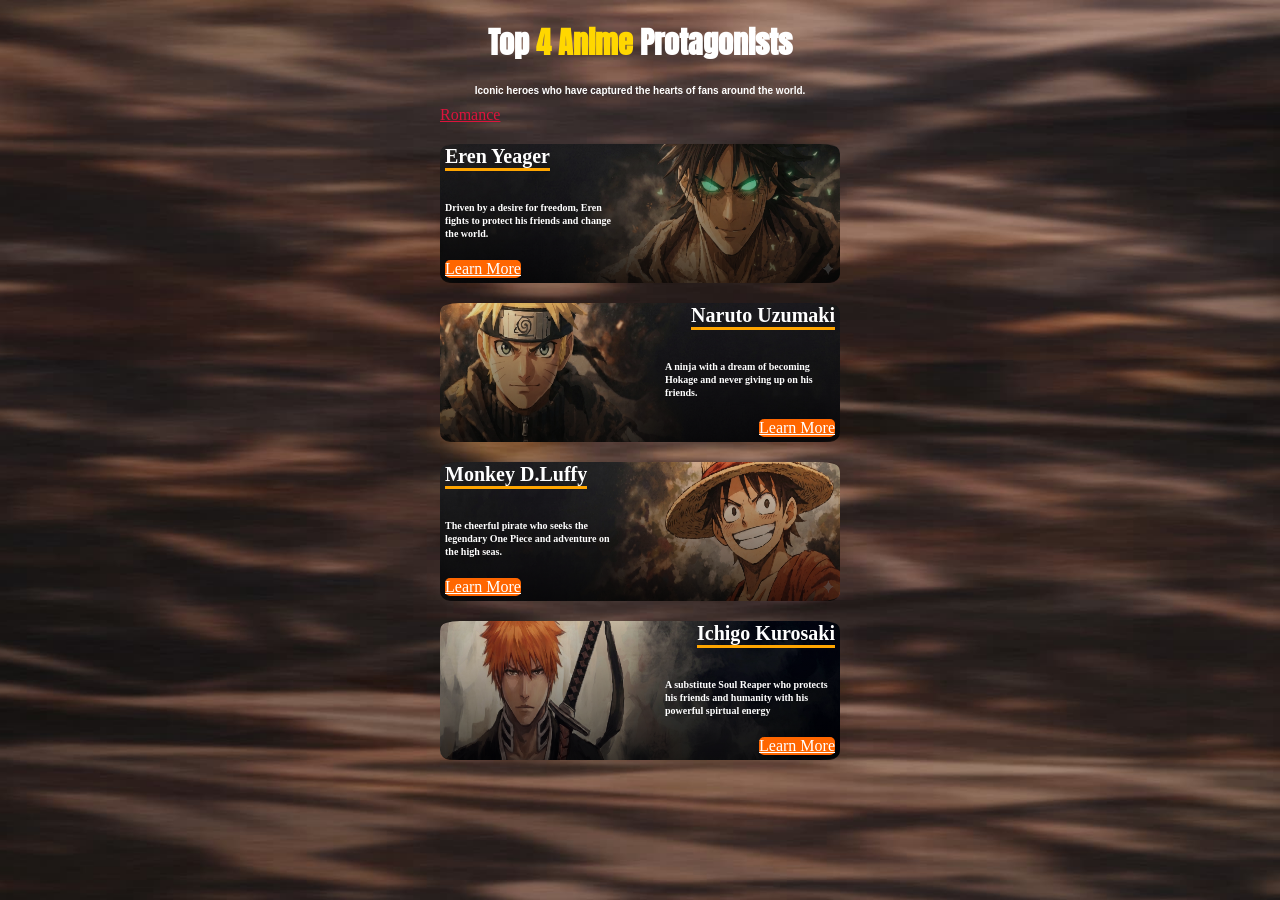
<file: index.html>
<!DOCTYPE html>
<html lang="en">

<head>
    <meta charset="UTF-8">
    <link rel="stylesheet" href="./style.css">

    <link rel="preconnect" href="https://fonts.googleapis.com">
    <link rel="preconnect" href="https://fonts.gstatic.com" crossorigin>
    <link href="https://fonts.googleapis.com/css2?family=Anton&display=swap" rel="stylesheet">
    <link href="https://fonts.googleapis.com/css2?family=Titan+One&display=swap" rel="stylesheet">
</head>

<body>

    <div class="background"></div>

    <div class="content">
        <div class="title">
            <h1 class="top">Top <span class="anime"> 4 Anime</span> Protagonists</h1>
            <h3 class="second">Iconic heroes who have captured the hearts of fans around the world.</h3>
        </div>

        <div class="container">
            <a href="./romance.html" class="genre">Romance</a>

            <div class="eren-card">
                <img src="./Eren.jpg" alt="Eren image" class="pic1">
                <div class="Eren-card">
                    <p class="attack">Eren Yeager</p>
                    <p class="erenn">Driven by a desire for freedom, Eren fights to protect his friends and change the world.</p>
                    <a href="./eren.html" class="card-btn">Learn More</a>
                </div>
            </div>

            <div class="naruto-card">
                <img src="./Naruto.jpg" alt="naruto image" class="pic1">
                <div class="Naruto-card">
                    <p class="attack">Naruto Uzumaki</p>
                    <p class="erenn">A ninja with a dream of becoming Hokage and never giving up on his friends.</p>
                    <a href="./naruto.html" class="card-btn">Learn More</a>
                </div>

            </div>
            <div class="luffy-card">
                <img src="./Luffy.jpg" alt="naruto image" class="pic1">
                <div class="Luffy-card">
                    <p class="attack">Monkey D.Luffy</p>
                    <p class="erenn">The cheerful pirate who seeks the legendary One Piece and adventure on the high seas.</p>
                    <a href="./luffy.html" class="card-btn">Learn More</a>
                </div>
            </div>
             <div class="ichigo-card">
                <img src="./ichi.jpg" alt="naruto image" class="pic1">
                <div class="Ichigo-card">
                    <p class="attack">Ichigo Kurosaki</p>
                    <p class="erenn">A substitute Soul Reaper who protects his friends and humanity with his powerful spirtual energy</p>
                    <a href="./ichigo.html" class="card-btn">Learn More</a>
                </div>

            </div>

        </div>

    </div>

</body>

</html>
</file>
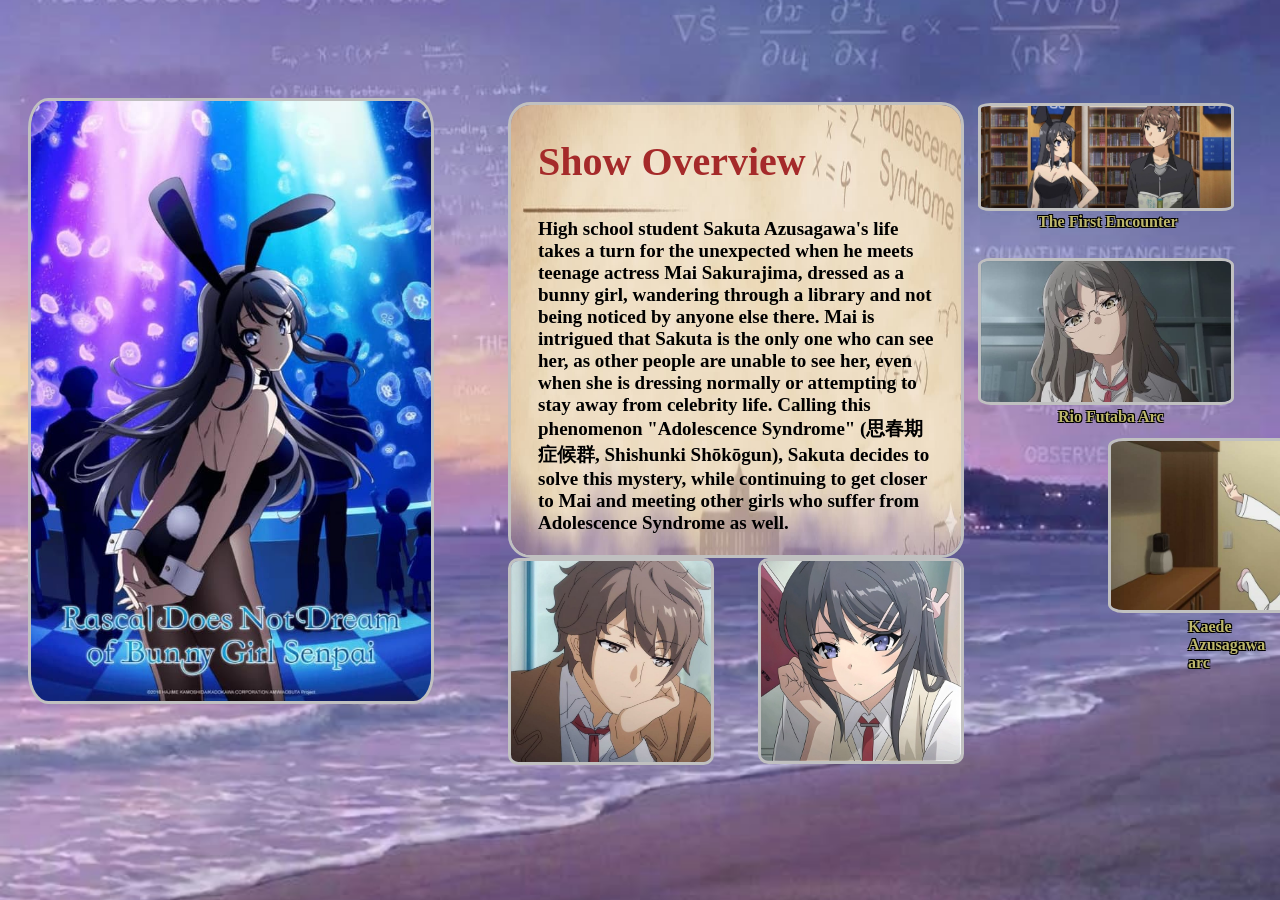
<file: bgs.html>
<!DOCTYPE html>
<html lang="en">
    <head>
        <meta charset="UTF-8">
        <link href="./bgs.css" rel="stylesheet">
    </head>
<body>
    <div class="bg"></div>
      <div class="image-container">
        <div class="card">
            <img src="./maisuit.jpg">
        </div>
        <div class="card1">
            <img src="./write.jpg" class="img1">
            <img src="./sahurahima.jpg" class="img2">
            <img src="./sahuta.jpg" class="img3">
            <p class="please"> Show Overview</p>
            <p class="text1">High school student Sakuta Azusagawa's life takes a turn for the unexpected when he meets teenage actress Mai Sakurajima, dressed as a bunny girl, wandering through a library and not being noticed by anyone else there. Mai is intrigued that Sakuta is the only one who can see her, as other people are unable to see her, even when she is dressing normally or attempting to stay away from celebrity life. Calling this phenomenon "Adolescence Syndrome" (思春期症候群, Shishunki Shōkōgun), Sakuta decides to solve this mystery, while continuing to get closer to Mai and meeting other girls who suffer from Adolescence Syndrome as well.</p>
        </div>
        <div class="card2">
            <img src="./library.jpg" class="c2img">
            <p class="c2txt"> The First Encounter </p>
        </div>
        <div class="card3">
            <img src="./tom.jpg" class="tomimg">
            <p class="tom">Tomoe Koga Arc</p>
        </div>
        <div class="card4">
            <img src="./rio.jpg" class="rioimg">
            <p class="rio">Rio Futaba Arc</p>
        </div>
        <div class="card5">
            <img src="./nodoka.jpg" class="nodimg">
            <p class="nod">Nodoka Toyohama arc</p>
        </div>
        <div class="card6">
            <img src="./kaede.jpg" class="kaeimg">
            <p class="kae">Kaede Azusagawa arc</p>
        </div>
        
      </div>
    
            
</body>










</html>
</file>
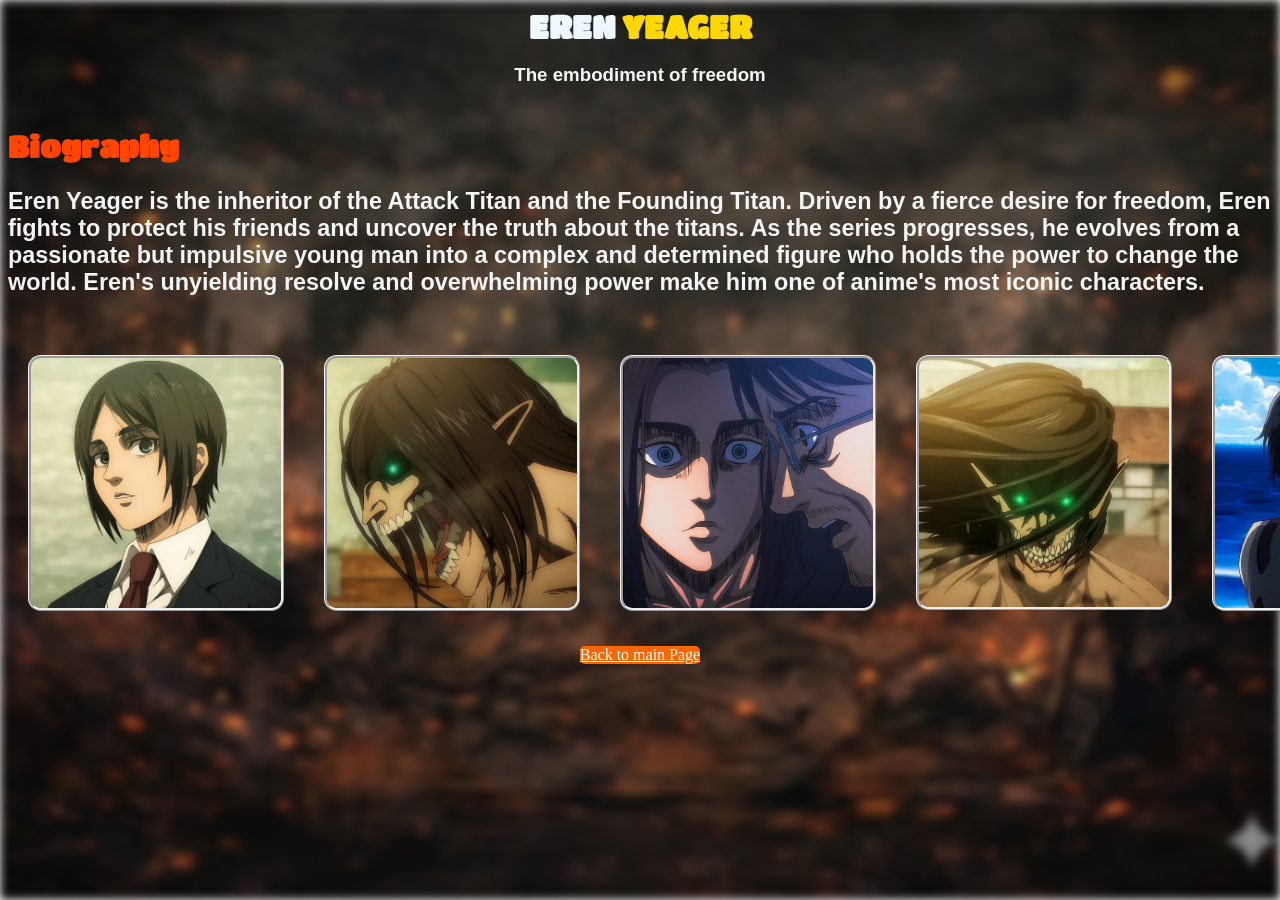
<file: eren.html>
<!DOCTYPE html>
<html lang="en">
<head>
    <meta charset="UTF-8">
    <link rel="stylesheet" href="./eren.css">
    <link href="https://fonts.googleapis.com/css2?family=Titan+One&display=swap" rel="stylesheet">
</head>
<body>

<div class="background"></div>
<div class="title"> 
            <h1 class="top">EREN <span class="yeager">YEAGER</span></h1>
            <h3 class="second">The embodiment of freedom</h3>
</div>
<div class="container">
    <div class="text">
        <div class="bio">
            <h2>Biography</h2>
            <h3>Eren Yeager is the inheritor of the Attack Titan and the Founding Titan. Driven by a fierce desire for freedom, Eren fights to protect his friends and uncover the truth about the titans. As the series progresses, he evolves from a passionate but impulsive young man into a complex and determined figure who holds the power to change the world. Eren's unyielding resolve and overwhelming power make him one of anime's most iconic characters.</h3>

        </div>
    </div> <div class="img-container">

    
          <div>
            <img src="./1.jpg" class="img1">
          </div>
          <div>
            <img src="./375149a9d3f027e22c49fcb152cadf85.jpg" class="img2">
          </div>
          <div>
            <img src="./4.jpg" class="img3">
          </div>
          <div>
            <img src="./5.jpg" class="img4">
          </div>
          <div>
            <img src="./d35bec1823aef34bc07b60d0707bedea.jpg" class="img5">
          </div>
        
        
        
        
        </div>
        <div class="btn">
            <a href="./index.html" class="card-btn">Back to main Page</a>

        </div>
</div>











</body>























</html>
</file>
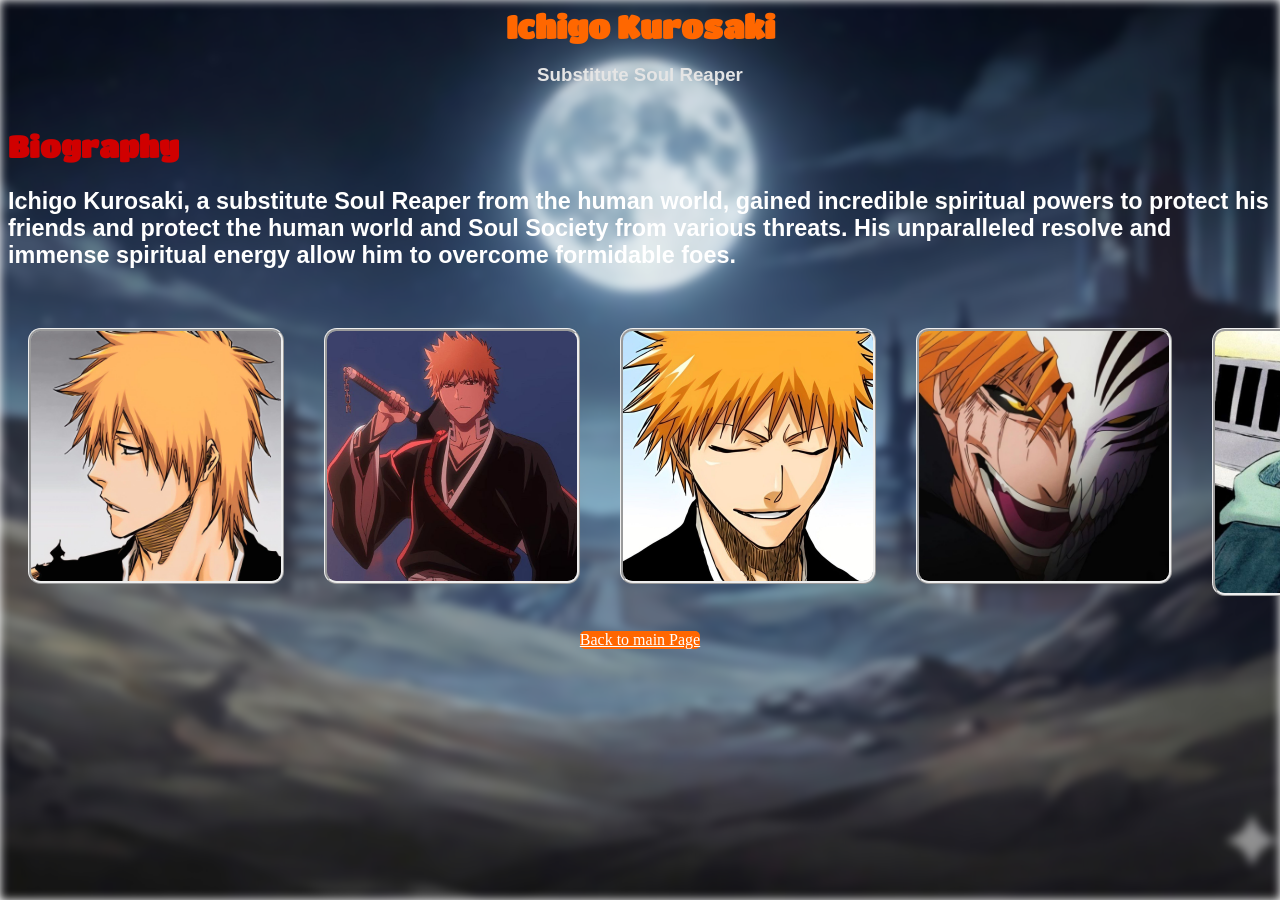
<file: ichigo.html>
<!DOCTYPE html>
<html lang="en">
<head>
    <meta charset="UTF-8">
    <link rel="stylesheet" href="./ichigo.css">
    <link href="https://fonts.googleapis.com/css2?family=Titan+One&display=swap" rel="stylesheet">
</head>
<body>

<div class="background"></div>
<div class="title"> 
            <h1 class="top">Ichigo Kurosaki</h1>
            <h3 class="second">Substitute Soul Reaper</h3>
</div>
<div class="container">
    <div class="text">
        <div class="bio">
            <h2>Biography</h2>
            <h3 class="a7a">Ichigo Kurosaki, a substitute Soul Reaper from the human world, gained incredible spiritual powers to protect his friends and protect the human world and Soul Society from various threats. His unparalleled resolve and immense spiritual energy allow him to overcome formidable foes.</h3>
        </div>
    </div> <div class="img-container">

    
          <div>
            <img src="./i1.jpg" class="img1">
          </div>
          <div>
            <img src="./i2.jpg" class="img2">
          </div>
          <div>
            <img src="./i3.jpg" class="img3">
          </div>
          <div>
            <img src="./i4.jpg" class="img4">
          </div>
          <div>
            <img src="./i5.jpg" class="img5">
          </div>
        
        
        
        
        </div>
        <div class="btn">
            <a href="./index.html" class="card-btn">Back to main Page</a>

        </div>
</div>











</body>























</html>
</file>
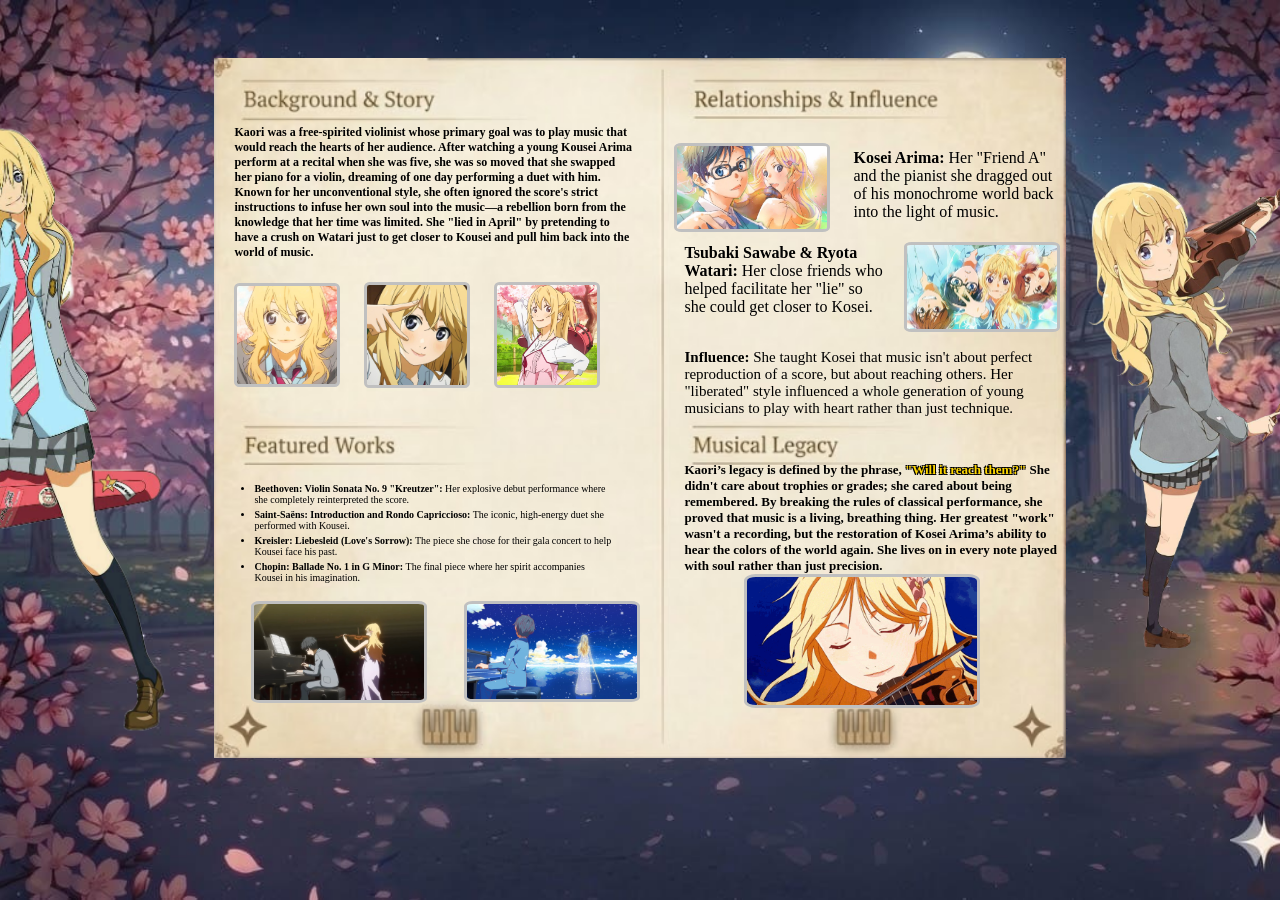
<file: kaori.html>
<!DOCTYPE html>
<html lang="en">
    <head>
        <meta charset="UTF-8">
        <link rel="stylesheet" href="./kaori.css">
        <link rel="preconnect" href="https://fonts.googleapis.com">
        <link rel="preconnect" href="https://fonts.gstatic.com" crossorigin>
        <link href="https://fonts.googleapis.com/css2?family=Luckiest+Guy&display=swap" rel="stylesheet">
        

    </head> 
    <div class="background"></div>
    <div class="main-container">
        <div class="images-text-container">
            <div class="img1">
                <img src="./el3ab.png" class="el3ab">
                <p class="story">Kaori was a free-spirited violinist whose primary goal was to play music that would reach the hearts of her audience. After watching a young Kousei Arima perform at a recital when she was five, she was so moved that she swapped her piano for a violin, dreaming of one day performing a duet with him. Known for her unconventional style, she often ignored the score's strict instructions to infuse her own soul into the music—a rebellion born from the knowledge that her time was limited. She "lied in April" by pretending to have a crush on Watari just to get closer to Kousei and pull him back into the world of music.</p>
                   <div class="img2">
                     <img src="kao3.jpg" class="kao">
                   </div>
                   <div class="img3">
                     <img src="kao4.jpg" class="kao1">
                   </div>
                   <div class="img4">
                     <img src="kao5.jpg" class="kao2">
                   </div>
                   <div class="img5">
                     <ul class="kaofeat">
                        <li> <span class="one">Beethoven: Violin Sonata No. 9 "Kreutzer": </span>Her explosive debut performance where she completely reinterpreted the score.</li>
                        <li><span class="one">Saint-Saëns: Introduction and Rondo Capriccioso:</span> The iconic, high-energy duet she performed with Kousei.</li>
                        <li><span class="one">Kreisler: Liebesleid (Love's Sorrow):</span> The piece she chose for their gala concert to help Kousei face his past.</li>
                        <li><span class="one">Chopin: Ballade No. 1 in G Minor: </span>The final piece where her spirit accompanies Kousei in his imagination.</li></ul></div>
                    <div class="img6">
                     <img src="./firstper.jpg" class="kao3">
                    </div>
                    <div class="img7">
                     <img src="./lastper.jpg" class="kao4">
                    </div>
                    <div class="img8">
                     <img src="./arikao.jpg" class="kao5">

                    </div>
                    <div class="img9">
                     <p class="kao6"><span class="one">Kosei Arima:</span> Her "Friend A" and the pianist she dragged out of his monochrome world back into the light of music.</p>
                    </div>
                    <div class="img10">
                     <img src="./shela.jpg" class="kao7">
                    </div>
                    <div class="img11">
                     <p class="kao8"><span class="one">Tsubaki Sawabe & Ryota Watari:</span> Her close friends who helped facilitate her "lie" so she could get closer to Kosei.</p>
                    </div>
                    <div class="img12">
                     <p class="kao9"><span class="one">Influence:</span> She taught Kosei that music isn't about perfect reproduction of a score, but about reaching others. Her "liberated" style influenced a whole generation of young musicians to play with heart rather than just technique.</p>
                    </div>
                    <div class="img13">
                     <p class="kao10"><span class="one">Kaori’s legacy is defined by the phrase, <span class="two">"Will it reach them?" </span>She didn't care about trophies or grades; she cared about being remembered. By breaking the rules of classical performance, she proved that music is a living, breathing thing. Her greatest "work" wasn't a recording, but the restoration of Kosei Arima’s ability to hear the colors of the world again. She lives on in every note played with soul rather than just precision.</p>
                    </div>
                    <div class="img14">
                     <img src="./bye.gif" class="kao11">
                    </div>
                    <div class="img15">
                     <img src="./kaorinobg.png" class="kao12">
                    </div>
                    <div class="img16">
                     <img src="./yarab.png" class="kao13">
                    </div>
                     
                   </div>

            </div>

        </div>
    </div>
</file>
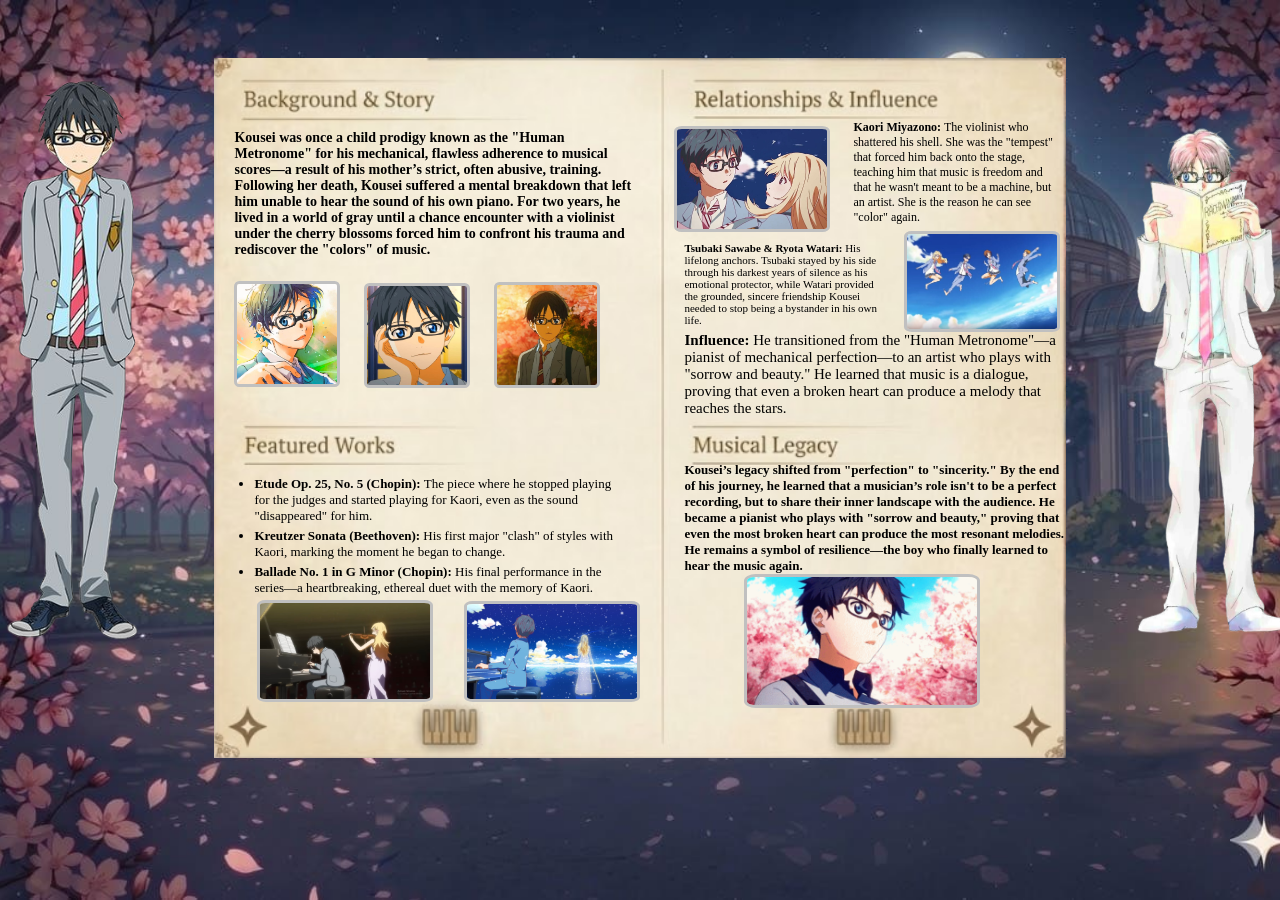
<file: kousei.html>
<!DOCTYPE html>
<html lang="en">
    <head>
        <meta charset="UTF-8">
        <link rel="stylesheet" href="./kousei.css">
        <link rel="preconnect" href="https://fonts.googleapis.com">
        <link rel="preconnect" href="https://fonts.gstatic.com" crossorigin>
        <link href="https://fonts.googleapis.com/css2?family=Luckiest+Guy&display=swap" rel="stylesheet">
        

    </head> 
    <div class="background"></div>
    <div class="main-container">
        <div class="images-text-container">
            <div class="img1">
                <img src="./el3ab.png" class="el3ab">
                <p class="story">Kousei was once a child prodigy known as the "Human Metronome" for his mechanical, flawless adherence to musical scores—a result of his mother’s strict, often abusive, training. Following her death, Kousei suffered a mental breakdown that left him unable to hear the sound of his own piano. For two years, he lived in a world of gray until a chance encounter with a violinist under the cherry blossoms forced him to confront his trauma and rediscover the "colors" of music.</p>
                   <div class="img2">
                     <img src="./The kousei files/k1.jpg" class="kao">
                   </div>
                   <div class="img3">
                     <img src="./The kousei files/k2.jpg" class="kao1">
                   </div>
                   <div class="img4">
                     <img src="./The kousei files/k3.jpg" class="kao2">
                   </div>
                   <div class="img5">
                     <ul class="kaofeat">
                        <li> <span class="one">Etude Op. 25, No. 5 (Chopin): </span>The piece where he stopped playing for the judges and started playing for Kaori, even as the sound "disappeared" for him.</li>
                        <li><span class="one">Kreutzer Sonata (Beethoven): </span> His first major "clash" of styles with Kaori, marking the moment he began to change.</li>
                        <li><span class="one">Ballade No. 1 in G Minor (Chopin): </span>His final performance in the series—a heartbreaking, ethereal duet with the memory of Kaori.</li>
                    
                     <img src="./firstper.jpg" class="kao3">
                    </div>
                    <div class="img7">
                     <img src="./lastper.jpg" class="kao4">
                    </div>
                    <div class="img8">
                     <img src="./The kousei files/k4.jpg" class="kao5">

                    </div>
                    <div class="img9">
                     <p class="kao6"><span class="one">Kaori Miyazono:</span> The violinist who shattered his shell. She was the "tempest" that forced him back onto the stage, teaching him that music is freedom and that he wasn't meant to be a machine, but an artist. She is the reason he can see "color" again.</p>
                    </div>
                    <div class="img10">
                     <img src="./The kousei files/k5.jpg" class="kao7">
                    </div>
                    <div class="img11">
                     <p class="kao8"><span class="one">Tsubaki Sawabe & Ryota Watari:</span> His lifelong anchors. Tsubaki stayed by his side through his darkest years of silence as his emotional protector, while Watari provided the grounded, sincere friendship Kousei needed to stop being a bystander in his own life.</p>
                    </div>
                    <div class="img12">
                     <p class="kao9"><span class="one">Influence:</span> He transitioned from the "Human Metronome"—a pianist of mechanical perfection—to an artist who plays with "sorrow and beauty." He learned that music is a dialogue, proving that even a broken heart can produce a melody that reaches the stars.</p>
                    </div>
                    <div class="img13">
                     <p class="kao10"><span class="one">Kousei’s legacy shifted from "perfection" to "sincerity." By the end of his journey, he learned that a musician’s role isn't to be a perfect recording, but to share their inner landscape with the audience. He became a pianist who plays with "sorrow and beauty," proving that even the most broken heart can produce the most resonant melodies. He remains a symbol of resilience—the boy who finally learned to hear the music again.</p>
                    </div>
                    <div class="img14">
                     <img src="./The kousei files/k8.gif" class="kao11">
                    </div>
                    <div class="img15">
                     <img src="./The kousei files/k9.png" class="kao12">
                    </div>
                    <div class="img16">
                     <img src="./The kousei files/k12.png" class="kao13">
                    </div>
                     
                   </div>

            </div>

        </div>
    </div>
</file>
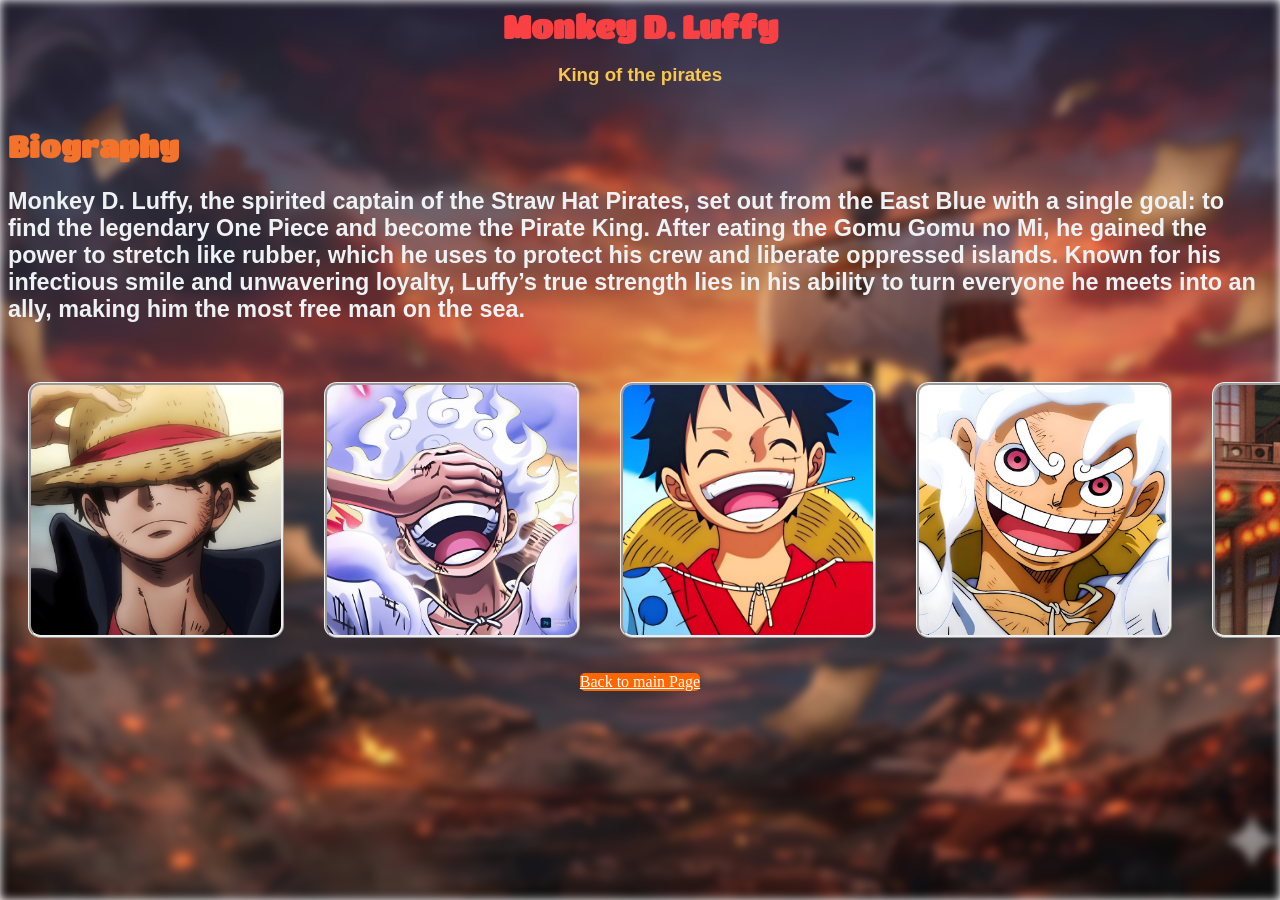
<file: luffy.html>
<!DOCTYPE html>
<html lang="en">
<head>
    <meta charset="UTF-8">
    <link rel="stylesheet" href="./luffy.css">
    <link href="https://fonts.googleapis.com/css2?family=Titan+One&display=swap" rel="stylesheet">
</head>
<body>

<div class="background"></div>
<div class="title"> 
            <h1 class="top">Monkey D. Luffy</h1>
            <h3 class="second">King of the pirates</h3>
</div>
<div class="container">
    <div class="text">
        <div class="bio">
            <h2>Biography</h2>
            <h3 class="a7a">Monkey D. Luffy, the spirited captain of the Straw Hat Pirates, set out from the East Blue with a single goal: to find the legendary One Piece and become the Pirate King. After eating the Gomu Gomu no Mi, he gained the power to stretch like rubber, which he uses to protect his crew and liberate oppressed islands. Known for his infectious smile and unwavering loyalty, Luffy’s true strength lies in his ability to turn everyone he meets into an ally, making him the most free man on the sea.</h3>
        </div>
    </div> <div class="img-container">

    
          <div>
            <img src="./l1.jpg" class="img1">
          </div>
          <div>
            <img src="./l2.jpg" class="img2">
          </div>
          <div>
            <img src="./l3.jpg" class="img3">
          </div>
          <div>
            <img src="./l4.jpg" class="img4">
          </div>
          <div>
            <img src="./l5.jpg" class="img5">
          </div>
        
        
        
        
        </div>
        <div class="btn">
            <a href="./index.html" class="card-btn">Back to main Page</a>

        </div>
</div>











</body>























</html>
</file>
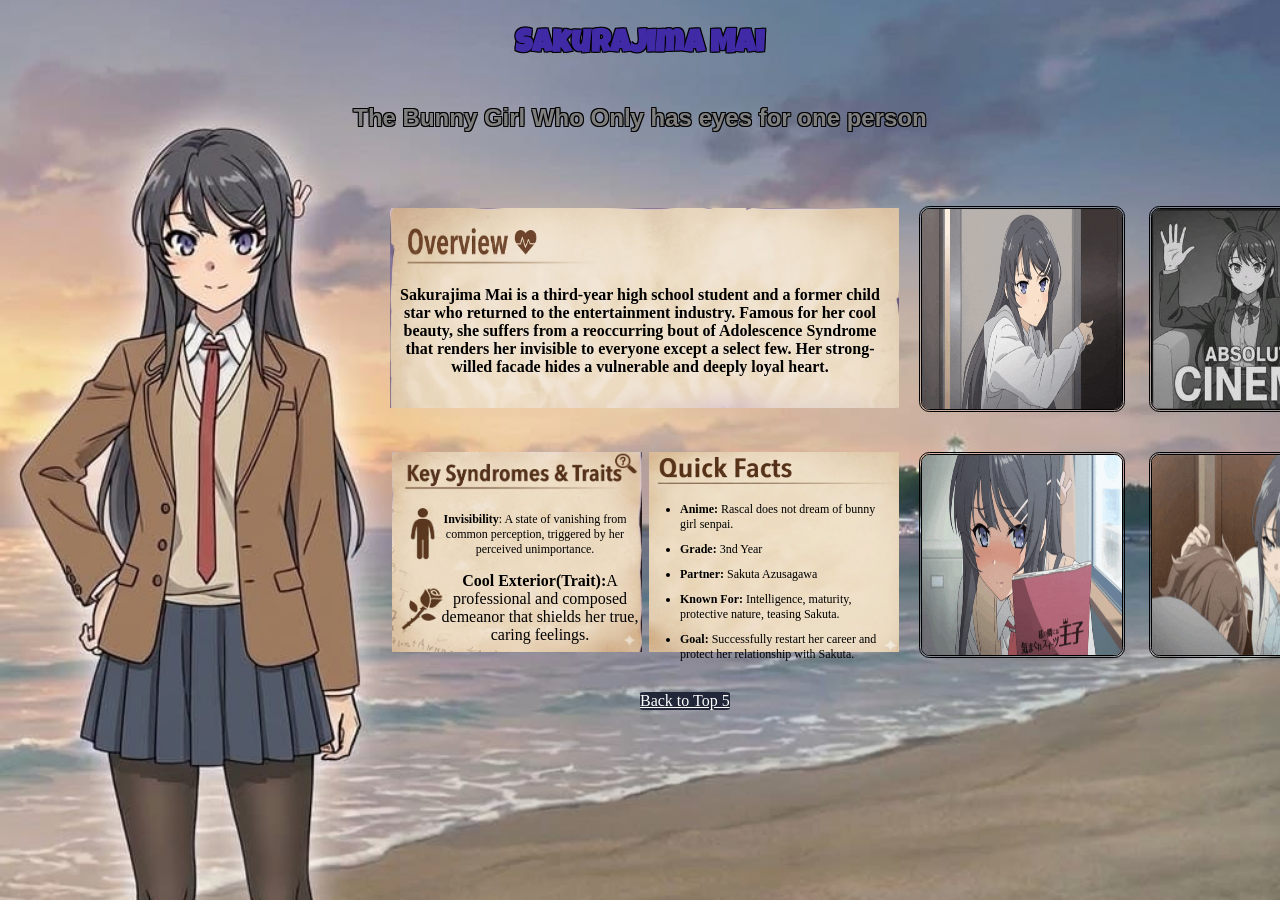
<file: mai.html>
<!DOCTYPE html>
<html lang="en">
    <head>
        <meta charset="UTF-8">
        <link rel="stylesheet" href="./mai.css">
        <link rel="preconnect" href="https://fonts.googleapis.com">
        <link rel="preconnect" href="https://fonts.gstatic.com" crossorigin>
        <link href="https://fonts.googleapis.com/css2?family=Luckiest+Guy&display=swap" rel="stylesheet">
        

    </head> 
    <div class="background"></div>
      <div class="main-container">
        <div class="main-text">
            <h1>Sakurajima MAi</h1>
            <h2>The Bunny Girl Who Only has eyes for one person</h2>
              <div class="text-cards">
                <div class="text-card1">
                    <img src="./overview.png">
                    <p class="sak">Sakurajima Mai is a third-year high school student and a former child star who returned to the entertainment industry. Famous for her cool beauty, she suffers from a reoccurring bout of Adolescence Syndrome that renders her invisible to everyone except a select few. Her strong-willed facade hides a vulnerable and deeply loyal heart.</p>
                </div>
                <div class="text-card2">
                    <img src="./key.jpg">
                    <p class="tr"><span class="hosp">Invisibility</span>: A state of vanishing from common perception, triggered by her perceived unimportance.</p>
                    <p class="tr2"><span class="hosp">Cool Exterior(Trait):</span>A professional and composed demeanor that shields her true, caring feelings. </p>
                </div>
                <div class="text-card3">
                    <img src="./facts.png">
                    <ul class="tr3">
                        <li class="anih"><span class="anime">Anime:</span> Rascal does not dream of bunny girl senpai.</li>
                        <li class="gruh"><span class="grade">Grade: </span>3nd Year </li>
                        <li class="part"><span class="prih">Partner: </span> Sakuta Azusagawa</li>
                        <li class="known"><span class="klih">Known For: </span>Intelligence, maturity, protective nature, teasing Sakuta.</li>
                        <li class="goal"><span class="glih">Goal: </span>Successfully restart her career and protect her relationship with Sakuta.</li>
                    </ul>
                    <div class="mai">
                    <img src="./out.gif">
                    </div>
                    <div class="saku">
                    <img src="./abs.gif">
                    </div>
                    <div class="sam">
                    <img src="./shy.gif">
                    </div>
                    <div class="feed">
                    <img src="./yosh-yosh.gif">
                    </div>
                    <div class="btn">
                    <a class="final" href="./romance.html">Back to Top 5</a>
                    </div>

              </div>

        </div>

    </div>






















</html>
</file>
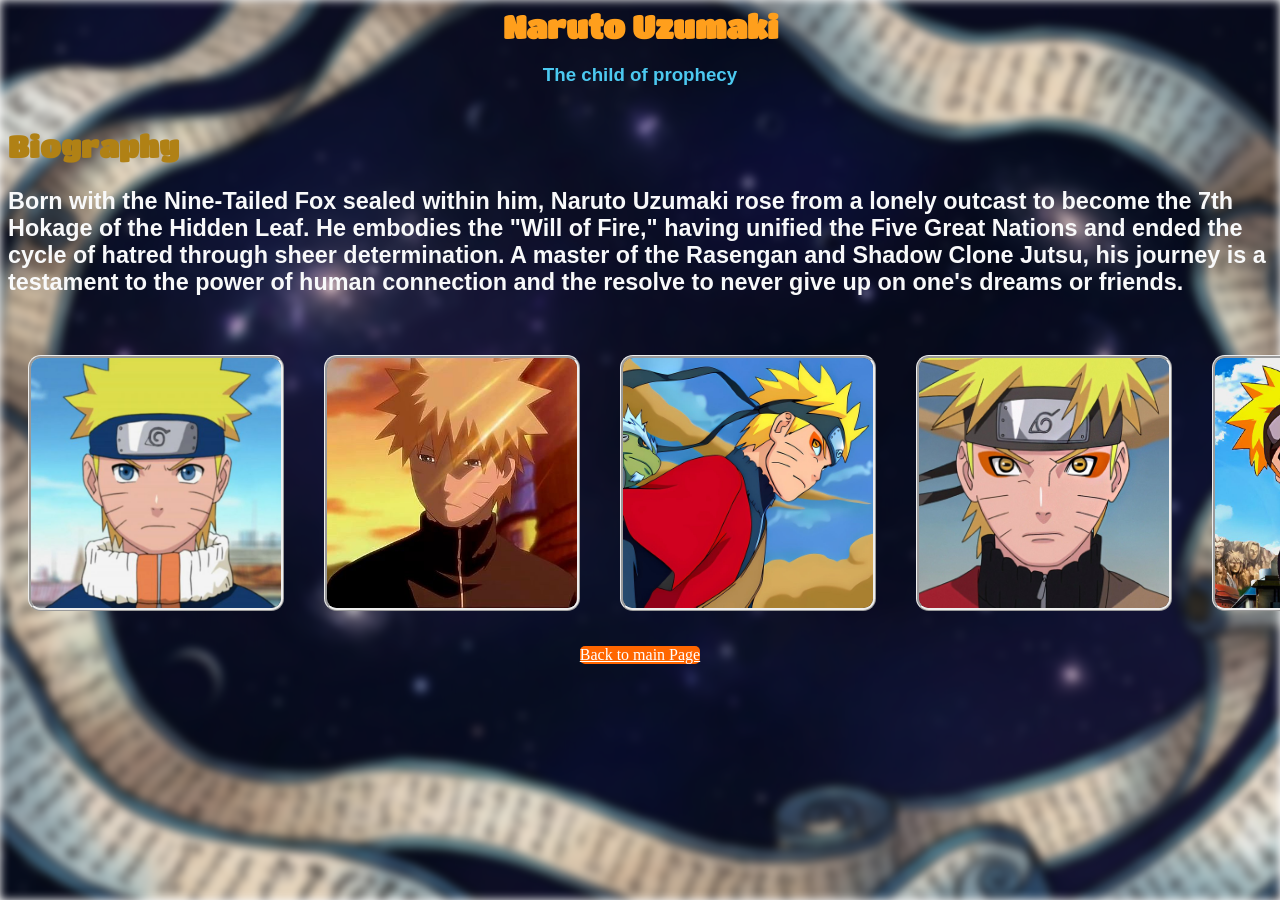
<file: naruto.html>
<!DOCTYPE html>
<html lang="en">
<head>
    <meta charset="UTF-8">
    <link rel="stylesheet" href="./naruto.css">
    <link href="https://fonts.googleapis.com/css2?family=Titan+One&display=swap" rel="stylesheet">
</head>
<body>

<div class="background"></div>
<div class="title"> 
            <h1 class="top">Naruto Uzumaki</h1>
            <h3 class="second">The child of prophecy</h3>
</div>
<div class="container">
    <div class="text">
        <div class="bio">
            <h2>Biography</h2>
            <h3 class="a7a">Born with the Nine-Tailed Fox sealed within him, Naruto Uzumaki rose from a lonely outcast to become the 7th Hokage of the Hidden Leaf. He embodies the "Will of Fire," having unified the Five Great Nations and ended the cycle of hatred through sheer determination. A master of the Rasengan and Shadow Clone Jutsu, his journey is a testament to the power of human connection and the resolve to never give up on one's dreams or friends.</h3>
        </div>
    </div> <div class="img-container">

    
          <div>
            <img src="./n1.jpg" class="img1">
          </div>
          <div>
            <img src="./n2.jpg" class="img2">
          </div>
          <div>
            <img src="./n3.jpg" class="img3">
          </div>
          <div>
            <img src="./n4.jpg" class="img4">
          </div>
          <div>
            <img src="./n5.jpg" class="img5">
          </div>
        
        
        
        
        </div>
        <div class="btn">
            <a href="./index.html" class="card-btn">Back to main Page</a>

        </div>
</div>











</body>























</html>
</file>
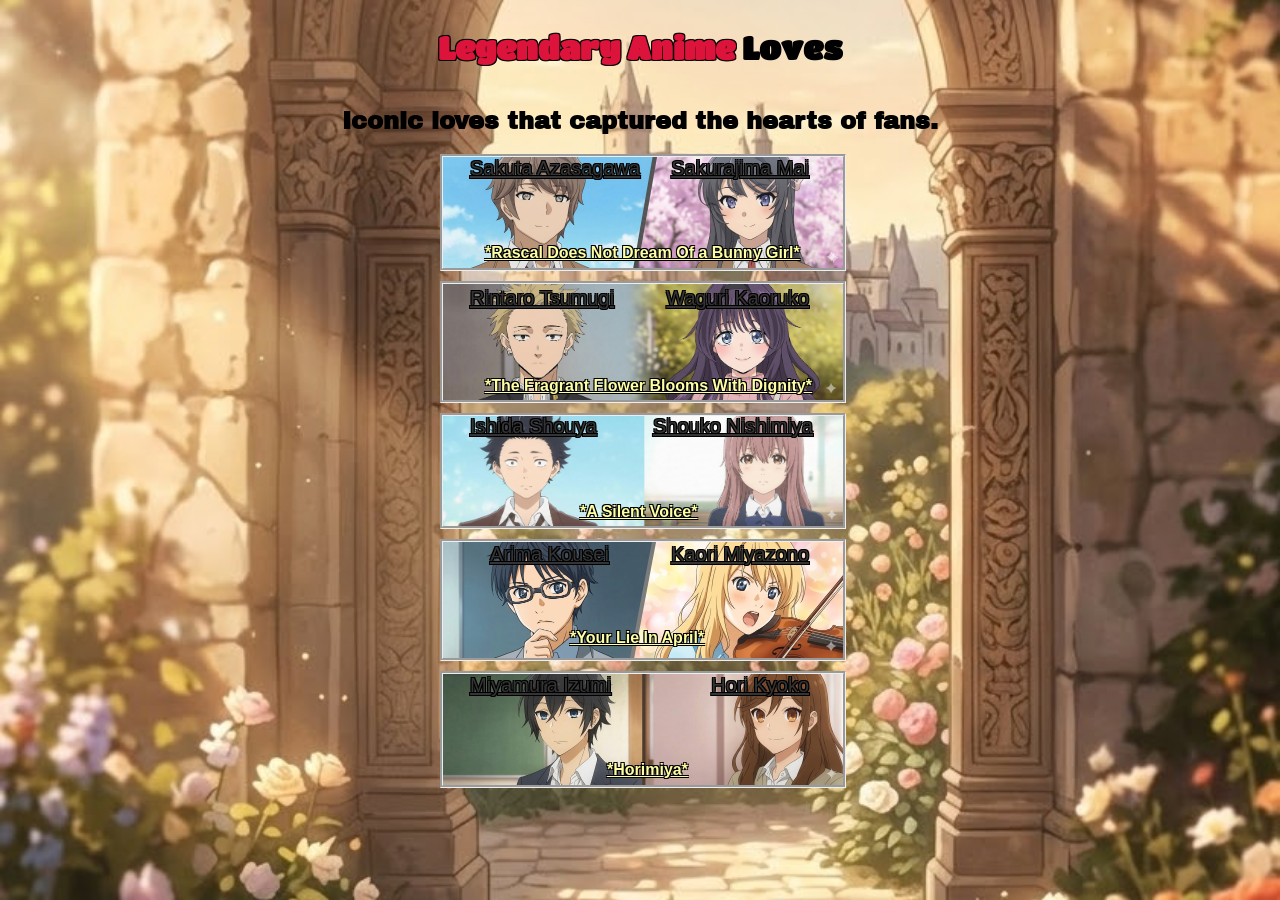
<file: romance.html>
<!DOCTYPE html>
<html lang="en">
   <head>
    <meta charset="UTF-8">
    <link rel="stylesheet" href="./romance.css">
    <link rel="preconnect" href="https://fonts.googleapis.com">
<link rel="preconnect" href="https://fonts.gstatic.com" crossorigin>
<link href="https://fonts.googleapis.com/css2?family=Titan+One&display=swap" rel="stylesheet">
<link rel="preconnect" href="https://fonts.googleapis.com">
<link rel="preconnect" href="https://fonts.gstatic.com" crossorigin>
<link href="https://fonts.googleapis.com/css2?family=Archivo+Black&display=swap" rel="stylesheet">
   </head>
   <body>
     <div class="main-container">
        <div class="background"></div>
           <div class="main-text-container">
              <h1 class="title"><span class="leg">Legendary Anime</span> Loves</h1>
              <h2>Iconic loves that captured the hearts of fans.</h2>
                <div class="card-container">
                      <div class="card"> 
                         <img src="./SM.png" alt="ka" >
                         <a class="name" href="./sakuta.html">Sakuta Azasagawa</a>
                         <a class="anime" href="./bgs.html">*Rascal Does Not Dream Of a Bunny Girl*</a>
                         <a class="mai" href="./mai.html">Sakurajima Mai</a>
                         
                      </div>
                      <div class="card">
                        <img src="./RW.png" alt="ki" >
                        <a class="name1" href="./rintaro.html">Rintaro Tsumugi</a>
                        <a class="anime1" href="./fragrant.html">*The Fragrant Flower Blooms With Dignity*</a>
                        <a class="waguri" href="waguri.html"> Waguri Kaoruko</a>
                      </div>
                      <div class="card">
                        <img src="./IS.jpg" alt="ku" >
                        <a class="name2" href="./ishida.html">Ishida Shouya</a>
                        <a class="anime2" href="./ASV.html">*A Silent Voice*</a>
                        <a class="shouko" href="./shouko.html">Shouko Nishimiya</a>
                      </div>
                       <div class="card">
                        <img src="./AK.png" alt="ke">
                        <a class="name3" href="./kousei.html">Arima Kousei</a>
                        <a class="anime3" href="./ksliw.html">*Your Lie In April*</a>
                        <a class="kaguya" href="./kaori.html">Kaori Miyazono</a>
                      </div>
                      <div class="card">
                        <img src="./horimiya.png" alt="ko">
                        <a class="name4" href="./miyamura.html">Miyamura Izumi</a>
                        <a class="anime4" href="./horimiya.html">*Horimiya*</a>
                        <a class="miya" href="./hori.html">Hori Kyoko</a>
                      </div>
                    
                    
                    
                    
                    
                    <div class="img-text">
                       
                    </div>
                </div>
           </div>
































     </div>




















   </body>

















</html>
</file>
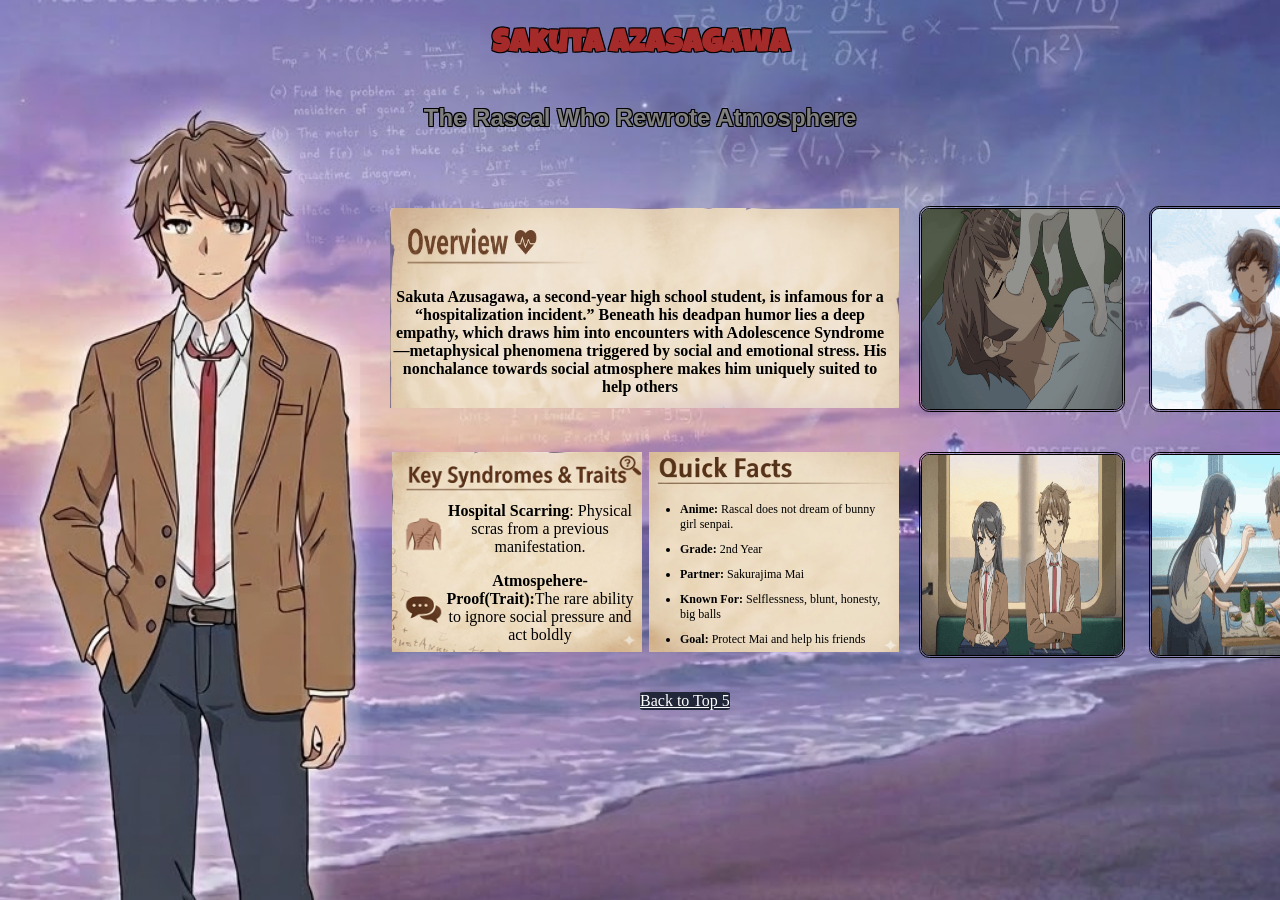
<file: sakuta.html>
<!DOCTYPE html>
<html lang="en">
    <head>
        <meta charset="UTF-8">
        <link rel="stylesheet" href="./sakuta.css">
        <link rel="preconnect" href="https://fonts.googleapis.com">
        <link rel="preconnect" href="https://fonts.gstatic.com" crossorigin>
        <link href="https://fonts.googleapis.com/css2?family=Luckiest+Guy&display=swap" rel="stylesheet">
        

    </head> 
    <div class="background"></div>
      <div class="main-container">
        <div class="main-text">
            <h1>Sakuta Azasagawa</h1>
            <h2>The Rascal Who Rewrote Atmosphere</h2>
              <div class="text-cards">
                <div class="text-card1">
                    <img src="./overview.png">
                    <p class="sak">Sakuta Azusagawa, a second-year high school student, is infamous for a “hospitalization incident.” Beneath his deadpan humor lies a deep empathy, which draws him into encounters with Adolescence Syndrome—metaphysical phenomena triggered by social and emotional stress. His nonchalance towards social atmosphere makes him uniquely suited to help others</p>
                </div>
                <div class="text-card2">
                    <img src="./trait.png">
                    <p class="tr"><span class="hosp">Hospital Scarring</span>: Physical scras from a previous manifestation.</p>
                    <p class="tr2"><span class="hosp">Atmospehere-Proof(Trait):</span>The rare ability to ignore social pressure and act boldly </p>
                </div>
                <div class="text-card3">
                    <img src="./facts.png">
                    <ul class="tr3">
                        <li class="anih"><span class="anime">Anime:</span> Rascal does not dream of bunny girl senpai.</li>
                        <li class="gruh"><span class="grade">Grade: </span>2nd Year</li>
                        <li class="part"><span class="prih">Partner: </span> Sakurajima Mai</li>
                        <li class="known"><span class="klih">Known For: </span>Selflessness, blunt, honesty, big balls</li>
                        <li class="goal"><span class="glih">Goal: </span>Protect Mai and help his friends</li>
                    </ul>
                    <div class="mai">
                    <img src="./cat.gif">
                    </div>
                    <div class="saku">
                    <img src="./saku.gif">
                    </div>
                    <div class="sam">
                    <img src="./sam.gif">
                    </div>
                    <div class="feed">
                    <img src="./feed.gif">
                    </div>
                    <div class="btn">
                    <a class="final" href="./romance.html">Back to Top 5</a>
                    </div>

              </div>

        </div>

    </div>






















</html>
</file>
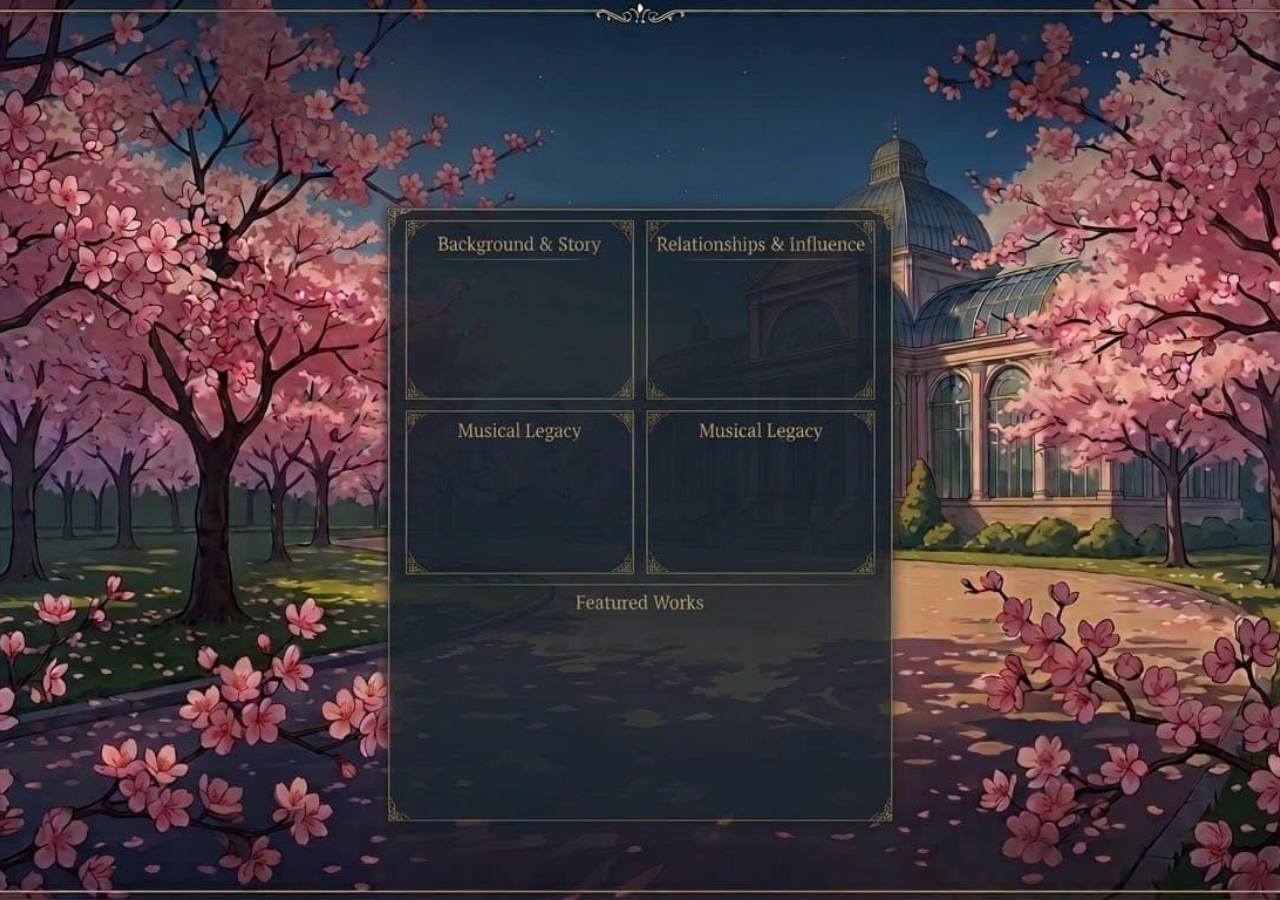
<file: ylia.html>
<!DOCTYPE html>
<html lang="en">
    <head>
        <meta charset="UTF-8">
        <link href="./ylia.css" rel="stylesheet">
    </head>
    <body>
        <div class="background"></div>
    </body>
</file>
<file: style.css>
body{
  margin:0;
}

.background{
  position:fixed;
  top:0;
  left:0;
  width:100%;
  height:100%;

  background-image:url("./anime_texture_background.jpg");
  background-size:cover;
  background-position:center;

  filter: blur(0px);

  z-index:-1;
}

.content{
  position:relative;
  text-align:center;
  color:white;
}

.top {
    font-family: 'Anton', sans-serif;
    font-size: 30px;
    color: white;
   
}
.second{
    
    font-family: 'Lucida Sans', 'Lucida Sans Regular', 'Lucida Grande', 'Lucida Sans Unicode', Geneva, Verdana, sans-serif;
    font-size: 10px;

}
.anime{
    
    color: gold;
}
.container{
    display: inline-flex;
    justify-content: center;
    gap: 20px;
    flex-direction: column;
    
}


.eren-card {
    position: relative;       /* for overlay positioning */
    width: 400px;
    border-radius: 10px;
    overflow: hidden;         /* keeps overlay and image inside card */
}

.pic1 {
    width: 400px;
    height: 139px;
    display: block;
    border-radius: 5%;
}

.Eren-card {
    position: absolute;
    bottom: 0;
    left: 0;
    width: 100%;
    background: linear-gradient(to top, rgba(0,0,0,0.7), rgba(0,0,0,0));
    color: white;
    padding: 5px 5px 5px 5px; /* bottom padding keeps space inside overlay */
    display: flex;
    flex-direction: column;
    align-items: flex-start;
    box-sizing: border-box;        /* ensures padding doesn't break layout */
}

.attack {
    font-weight: bold;
    font-size: 20px;
    border-bottom: 3px solid orange; /* orange underline */
   
}

.erenn {
    font-size: 10px;
    line-height: 1.3;
    /* optional fine-tune: move text slightly up without affecting overlay */
; /* adjust this to move the text up/down */

    max-width: 170px;
    text-align: left;
    padding-bottom: 10px;
    font-weight: bold;
}
.card-btn{

      background-color: #ff6600;
      color: #fff;
      border-radius: 5px;
      border: none;}
      .naruto-card {
    position: relative;       /* for overlay positioning */
    width: 400px;
    border-radius: 10px;
    overflow: hidden;         /* keeps overlay and image inside card */
}
.Naruto-card {
    position: absolute;
    bottom: 0;
    left: 0;
    width: 100%;
    background: linear-gradient(to top, rgba(0,0,0,0.7), rgba(0,0,0,0));
    color: white;
    padding: 5px 5px 5px 5px; /* bottom padding keeps space inside overlay */
    display: flex;
    flex-direction: column;
    align-items: flex-end;
    box-sizing: border-box;        /* ensures padding doesn't break layout */
}
.Luffy-card {
    position: absolute;
    bottom: 0;
    left: 0;
    width: 100%;
    background: linear-gradient(to top, rgba(0,0,0,0.7), rgba(0,0,0,0));
    color: white;
    padding: 5px 5px 5px 5px; /* bottom padding keeps space inside overlay */
    display: flex;
    flex-direction: column;
    align-items: flex-start;
    box-sizing: border-box;        /* ensures padding doesn't break layout */
}
.luffy-card {
    position: relative;       /* for overlay positioning */
    width: 400px;
    border-radius: 10px;
    overflow: hidden;         /* keeps overlay and image inside card */
}
   .ichigo-card {
    position: relative;       /* for overlay positioning */
    width: 400px;
    border-radius: 10px;
    overflow: hidden;         /* keeps overlay and image inside card */
}
.Ichigo-card {
     position: absolute;
    bottom: 0;
    left: 0;
    width: 100%;
    background: linear-gradient(to top, rgba(0,0,0,0.7), rgba(0,0,0,0));
    color: white;
    padding: 5px 5px 5px 5px; /* bottom padding keeps space inside overlay */
    display: flex;
    flex-direction: column;
    align-items: flex-end;
    box-sizing: border-box;        /* ensures padding doesn't break layout */
}
.genre{
    background-color: transparent;
      color: crimson;
      border-radius: 5px;
      border: none;
      max-width: fit-content;
}
</file>
<file: bgs.css>
.bg{
  position:fixed;
  top:0;
  left:0;
  width:100%;
  height:1200px;

  background-image:url("./finalbg.jpg");
  background-size:cover;
  background-position:center;

  filter: blur(0px);

  z-index:-1;
}
.image-container{
    display: flex;
    position: relative;
}
.card{
    position: absolute;
    
    margin-top: 90px;
    left: 20px;
}
.card img{
    max-width: 400px;
    height: 600px;
    border-radius: 5%;
    border-radius: 5%;
    border: 3px solid silver;
}
.card1{
    display: flex;
    position: absolute;
    
}
.img1{
    max-width: 450px;
    margin-left: 500px;
    margin-top: 94px;
    height: 450px;
    border-radius: 5%;
    border: 3px solid silver;
}
.text1{
    position: absolute;
    max-width: 400px;
    margin-left: 530px;
    margin-top: 210px;
    font-weight: bold;
    font-size: 19px;

}
.img2{
    position: absolute;
    max-width: 200px;
     margin-left: 750px;
    margin-top: 550px;
    border-radius: 5%;
    border: 3px solid silver;

}
.img3{
position: absolute;
max-width: 200px;
  margin-left: 500px;
    margin-top: 550px;
    border-radius: 5%;
    border: 3px solid silver;
}
.card2{
    position: absolute;
    margin-top: 90px;
    left: 20px;



}
.c2img{
    position: absolute;
    max-width: 250px;
    margin-left: 950px;
    margin-top: 5px;
    border-radius: 5%;
    border: 3px solid silver;
    
}
.c2txt{
    color: darkkhaki;
    font-weight: bold;
    margin-left: 1010px;
    margin-top: 115px;
    text-shadow:
    -1px -1px 0 black,
     1px -1px 0 black,
    -1px  1px 0 black,
     1px  1px 0 black;
   

}
.tomimg{
    
    position: absolute;
    max-width: 200px;
    margin-left: 1300px;
    margin-top: 90px;
    border-radius: 5%;
    border: 3px solid silver;
    
}
.tom{
    color: darkkhaki;
    font-weight: bold;
    margin-left: 1350px;
    margin-top: 210px;
    text-shadow:
    -1px -1px 0 black,
     1px -1px 0 black,
    -1px  1px 0 black,
     1px  1px 0 black;
   

}
.rioimg{
    position: absolute;
    max-width: 250px;
    margin-left: 970px;
    margin-top: 250px;
    border-radius: 5%;
    border: 3px solid silver;
    
}
.card3{
    position: absolute;
}
.rio{
    color: darkkhaki;
    font-weight: bold;
    margin-left: 1050px;
    margin-top: 400px;
    text-shadow:
    -1px -1px 0 black,
     1px -1px 0 black,
    -1px  1px 0 black,
     1px  1px 0 black;
}
.nodimg{
    
    position: absolute;
    max-width: 200px;
    margin-left: 1300px;
    margin-top: 270px;
    border-radius: 5%;
    border: 3px solid silver;
    
}
.nod{
    color: darkkhaki;
    font-weight: bold;
    margin-left: 1320px;
    margin-top: 390px;
    text-shadow:
    -1px -1px 0 black,
     1px -1px 0 black,
    -1px  1px 0 black,
     1px  1px 0 black;
   

}
.card5{
    position: absolute;
}
.card6{
    position: absolute;
}
.kaeimg{
    max-width: 300px;
    margin-left: 1100px;
    margin-top: 430px;
    border-radius: 5%;
    border: 3px solid silver;
    position: absolute;
    
}
.kae{
    color: darkkhaki;
    font-weight: bold;
    margin-left: 1180px;
    margin-top: 610px;
    text-shadow:
    -1px -1px 0 black,
     1px -1px 0 black,
    -1px  1px 0 black,
     1px  1px 0 black;
}
.please{
    position: absolute;
    max-width: 400px;
    margin-left: 530px;
    margin-top: 130px;
    font-weight: bold;
    font-size: 40px;
    color: brown;
}
</file>
<file: eren.css>
.background{
  position:fixed;
  top:0;
  left:0;
  width:100%;
  height:100%;

  background-image:url("./bg1.jpg");
  background-size:cover;
  background-position:center;

  filter: blur(5px);

  z-index:-1;
}
.title{
    display: flex;
    flex-direction: column;
    text-align: center;
}
h1{
    font-family: 'Titan one', cursive;
    color: aliceblue;
    margin: 0;
    
}
.yeager{
    color: gold;
}
h3{color: whitesmoke;}
.container{
    display: flex;
    flex-direction: column;
    gap: 35px ;
}
.text{
    flex: 1;
    
}
.bio{
    padding: px 50px;
    font-family: 'Titan one';
    color: orangered;
    font-size: 20px;
}
h3{
    font-family: 'Franklin Gothic Medium', 'Arial Narrow', Arial, sans-serif;}
    .img-container{
        display: flex;
        gap: 40px   ;
        padding-left: 20px;
    }
    .img1{
        width: 250px;
        border-radius: 5%;
        border-style: ridge;
        display: block;
    }
    .img2{
         width: 250px;
        border-radius: 5%;
        border-style: ridge;
        display: block;
    }
      .img3{
         width: 250px;
        border-radius: 5%;
        border-style: ridge;
        display: block;
    }
      .img4{
         width: 250px;
        border-radius: 5%;
        border-style: ridge;
        display: block;
    }
     .img5{
         width: 250px;
        border-radius: 5%;
        border-style: ridge;
        display: block;
    }
    .btn{display: flex;
    justify-content: center; }
    .card-btn{
    background-color: #ff6600;
      color: #fff;
      border-radius: 5px;
      border: none;
    }
</file>
<file: ichigo.css>
.background{
  position:fixed;
  top:0;
  left:0;
  width:100%;
  height:100%;

  background-image:url("./bg5.jpg");
  background-size:cover;
  background-position:center;

  filter: blur(5px);

  z-index:-1;
}
.title{
    display: flex;
    flex-direction: column;
    text-align: center;
}
h1{
    font-family: 'Titan one', cursive;
    color: #FF6700;
    margin: 0;
    
}
.yeager{
    color: gold;
}
h3{color: #E5E5E5}
.container{
    display: flex;
    flex-direction: column;
    gap: 35px ;
}
.text{
    flex: 1;
    
}
.a7a{
    color: #FFFFFF;
}
.bio{
    padding: px 50px;
    font-family: 'Titan one';
    color: #D00000;
    font-size: 20px;
}
h3{
    font-family: 'Franklin Gothic Medium', 'Arial Narrow', Arial, sans-serif;}
    .img-container{
        display: flex;
        gap: 40px   ;
        padding-left: 20px;
    }
    .img1{
        width: 250px;
        border-radius: 5%;
        border-style: ridge;
        display: block;
    }
    .img2{
         width: 250px;
        border-radius: 5%;
        border-style: ridge;
        display: block;
    }
      .img3{
         width: 250px;
        border-radius: 5%;
        border-style: ridge;
        display: block;
    }
      .img4{
         width: 250px;
        border-radius: 5%;
        border-style: ridge;
        display: block;
    }
     .img5{
         width: 250px;
        border-radius: 5%;
        border-style: ridge;
        display: block;
    }
    .btn{display: flex;
    justify-content: center; }
    .card-btn{
    background-color: #ff6600;
      color: #fff;
      border-radius: 5px;
      border: none;
    }
</file>
<file: kaori.css>
.background{
  position:fixed;
  top:0;
  left:0;
  width:100%;
  height: 100%;

  background-image:url("./bdany.jpg");
  background-size:cover;
  background-position:center;

  filter: blur(0px);

  z-index:-1;
}
.el3ab{
    height: 700px;
}
.main-container{
    display: flex;
    flex-direction: column;
    align-items: center;
    position: relative;
}
.images-text-container{
    position: absolute;
        display: flex;
        top: 50px;

}
.story{
    position: absolute;
    bottom: 470px;
    max-width: 400px;
    font-size: 12px;
    padding: 20px;
    font-weight: bold;
}
.img2{
    position: absolute;
    bottom: 371px;
}
.kao{
    max-width: 100px;
    margin-left: 20px;
    border-radius: 5%;
    border: 3px solid silver;
}
.img3{
    position: absolute;
    bottom:370px;
}
.kao1{
    max-width: 100px;
    margin-left: 150px;
    border-radius: 5%;
    border: 3px solid silver;
}
.img4{
    position: absolute;
    bottom: 370px;
}
.kao2{
    max-width: 100px;
    margin-left: 280px;
    border-radius: 5%;
    border: 3px solid silver;
}
.img5{
 position: absolute;
 bottom: 109px;
 max-width: 400px;
 
}
.kaofeat{
    font-size: 10px;
    display: flex;
    flex-direction: column;
    gap: 4px;
    margin-bottom: 70px;
    
}
.one{
    font-weight: bold;
}
.kao3{
    max-width: 170px;
    border-radius: 5%;
    border: 3px solid silver;
    margin-left: 37px;

    
}
.img6{  
    
    position: absolute;
    bottom: 55px;





}
.kao4{
    max-width: 170px;
    border-radius: 5%;
    border: 3px solid silver;
    position: absolute;
    bottom: 60px;
    margin-left: 50px;
    
}
.img7{  

margin-left: 200px;



}
.kao5{
    max-width: 150px;
    border-radius: 5%;
    border: 3px solid silver;
    position: absolute;
    bottom: 530px;


    
}
.img8{  
    margin-left: 460px;
    
    





}
.img9{
    position: absolute;
    bottom: 525px;
    left: 639px;

}
.kao6{
   max-width: 200px;
    
}
.img10{
    margin-left: 690px;

}
.kao7{
  max-width: 150px;
    border-radius: 5%;
    border: 3px solid silver;
    position: absolute;
    bottom: 430px;
    
}
.img11{
    position: absolute;
    bottom: 430px;
    left: 470px;

}
.kao8{
   max-width: 200px;
    
}
.img12{
    position: absolute;
    bottom: 330px;
    left: 470px;

}
.kao9{
   max-width: 500px;
   font-size: 15px;
    
}
.img13{
    position: absolute;
    bottom: 175px;
    left: 470px;

}
.kao10{
   max-width: 450px;
   font-size: 13px;
    
}
.two{
    color: gold;
    text-shadow:
    -1px -1px 0 black,
     1px -1px 0 black,
    -1px  1px 0 black,
     1px  1px 0 black;
}
.img14{
    position: absolute;
    bottom: 50px;
    left: 530px;

}
.kao11{
   max-width: 230px;
   font-size: 14px;
   border-radius: 5%;
    border: 3px solid silver;
    
}
.img15{
    position: absolute;
    bottom: 20px;
    right: 900px;
    

}
.kao12{
   max-width: 300px;
   
    
}
.img16{
    position: absolute;
    left: 750px;
    bottom: 20px;
    

}
.kao13{
   max-width: 450px;
   
    
}
</file>
<file: kousei.css>
.background{
  position:fixed;
  top:0;
  left:0;
  width:100%;
  height: 100%;

  background-image:url("./bdany.jpg");
  background-size:cover;
  background-position:center;

  filter: blur(0px);

  z-index:-1;
}
.el3ab{
    height: 700px;
}
.main-container{
    display: flex;
    flex-direction: column;
    align-items: center;
    position: relative;
}
.images-text-container{
    position: absolute;
        display: flex;
        top: 50px;

}
.story{
    position: absolute;
    bottom: 470px;
    max-width: 400px;
    font-size: 14px;
    padding: 20px;
    font-weight: bold;
}
.img2{
    position: absolute;
    bottom: 371px;
}
.kao{
    max-width: 100px;
    margin-left: 20px;
    border-radius: 5%;
    border: 3px solid silver;
}
.img3{
    position: absolute;
    bottom:370px;
}
.kao1{
    max-width: 100px;
    margin-left: 150px;
    border-radius: 5%;
    border: 3px solid silver;
}
.img4{
    position: absolute;
    bottom: 370px;
}
.kao2{
    max-width: 100px;
    margin-left: 280px;
    border-radius: 5%;
    border: 3px solid silver;
}
.img5{
 position: absolute;
 bottom: 47px;
 max-width: 400px;
 
}
.kaofeat{
    font-size: 13px;
    display: flex;
    flex-direction: column;
    gap: 4px;
    
    
}
.one{
    font-weight: bold;
}
.kao3{
    max-width: 170px;
    border-radius: 5%;
    border: 3px solid silver;
    margin-left: 3px;

    
}
.img6{  
    
    position: absolute;
    bottom: 55px;





}
.kao4{
    max-width: 170px;
    border-radius: 5%;
    border: 3px solid silver;
    position: absolute;
    bottom: 60px;
    margin-left: 50px;
    
}
.img7{  

margin-left: 200px;



}
.kao5{
    max-width: 150px;
    border-radius: 5%;
    border: 3px solid silver;
    position: absolute;
    bottom: 530px;


    
}
.img8{  
    margin-left: 460px;
    
    





}
.img9{
    position: absolute;
    bottom: 525px;
    left: 639px;

}
.kao6{
   max-width: 200px;
   font-size: 12px;
    
}
.img10{
    margin-left: 690px;

}
.kao7{
  max-width: 150px;
    border-radius: 5%;
    border: 3px solid silver;
    position: absolute;
    bottom: 430px;
    
}
.img11{
    position: absolute;
    bottom: 425px;
    left: 470px;

}
.kao8{
   max-width: 200px;
   font-size: 11px;
    
}
.img12{
    position: absolute;
    bottom: 330px;
    left: 470px;

}
.kao9{
   max-width: 500px;
   font-size: 15px;
    
}
.img13{
    position: absolute;
    bottom: 175px;
    left: 470px;

}
.kao10{
   max-width: 450px;
   font-size: 13px;
    
}
.two{
    color: gold;
    text-shadow:
    -1px -1px 0 black,
     1px -1px 0 black,
    -1px  1px 0 black,
     1px  1px 0 black;
}
.img14{
    position: absolute;
    bottom: 50px;
    left: 530px;

}
.kao11{
   max-width: 230px;
   font-size: 14px;
   border-radius: 5%;
    border: 3px solid silver;
    
}
.img15{
    position: absolute;
    bottom: 1px;
    right: 700px;
    margin-top: 20px;
    

}
.kao12{
   max-width: 550px;
   
    
}
.img16{
    position: absolute;
    left: 750px;
    bottom: 20px;
    

}
.kao13{
   max-width: 500px;
   
    
}
</file>
<file: luffy.css>
.background{
  position:fixed;
  top:0;
  left:0;
  width:100%;
  height:100%;

  background-image:url("./bg3.jpg");
  background-size:cover;
  background-position:center;

  filter: blur(5px);

  z-index:-1;
}
.title{
    display: flex;
    flex-direction: column;
    text-align: center;
}
h1{
    font-family: 'Titan one', cursive;
    color: #F94144;
    margin: 0;
    
}
.yeager{
    color: gold;
}
h3{color: #F9C74F}
.container{
    display: flex;
    flex-direction: column;
    gap: 35px ;
}
.text{
    flex: 1;
    
}
.a7a{
    color: #EDF2F4;
}
.bio{
    padding: px 50px;
    font-family: 'Titan one';
    color: #F3722C;
    font-size: 20px;
}
h3{
    font-family: 'Franklin Gothic Medium', 'Arial Narrow', Arial, sans-serif;}
    .img-container{
        display: flex;
        gap: 40px   ;
        padding-left: 20px;
    }
    .img1{
        width: 250px;
        border-radius: 5%;
        border-style: ridge;
        display: block;
    }
    .img2{
         width: 250px;
        border-radius: 5%;
        border-style: ridge;
        display: block;
    }
      .img3{
         width: 250px;
        border-radius: 5%;
        border-style: ridge;
        display: block;
    }
      .img4{
         width: 250px;
        border-radius: 5%;
        border-style: ridge;
        display: block;
    }
     .img5{
         width: 250px;
        border-radius: 5%;
        border-style: ridge;
        display: block;
    }
    .btn{display: flex;
    justify-content: center; }
    .card-btn{
    background-color: #ff6600;
      color: #fff;
      border-radius: 5px;
      border: none;
    }
</file>
<file: mai.css>
.luckiest-guy-regular {
  font-family: "Luckiest Guy", cursive;
  font-weight: 400;
  font-style: normal;
}

.background{
  position:fixed;
  top:0;
  left:0;
  width:100%;
  height:1200px;

  background-image:url("./Mbg.jpg");
  background-size:cover;
  background-position:center;

  filter: blur(0px);

  z-index:-1;
}
.main-container{
        display: flex;
    flex-direction: column;
    
    align-items: center;
    position: relative;
}
.main-text{
   display: flex;
    flex-direction: column;
    align-items: center;
    text-align: center;
}
.text-cards img{
    width: 509px;
    height: 200px;
    
    
}
.text-cards{
        position: absolute;
        display: flex;
        width: 500px;
        top: 200px;
        flex-direction: column;
        gap: 20px;

    }
    .sak{
        position: absolute;
        bottom: 60px;
        font-weight: bold;
        color: black;
        font-family: Cambria, Cochin, Georgia, Times, 'Times New Roman', serif;
        
    }
    .over{
        position: absolute;
        bottom: 130px;
        left: 20px;
        font-weight: bold;
        font-size: 30px;
    }
    .text-card2 img{
        width: 250px;
        position: absolute;
        left: 2px;
        margin-top: 20px;
    }
    .tr{
        position: absolute;
        font-size: 12px;
        max-width: 210px;
        margin-top: 80px;
        left: 40px;
        font-family:Cambria, Cochin, Georgia, Times, 'Times New Roman', serif
    }
    .hosp{
        font-weight: bold;
    }
    .tr2{
        position: absolute;
        max-width: 200px;
        margin-top: 140px;
        left: 50px;
    }
    .text-card3 img{
        position: absolute;
        width: 250px;
        margin-left: 9px;
        
        
    }
    .tr3{
        display: flex;
        flex-direction: column;
        position: absolute;
        gap: 10px    ;
        
        left: 250px;
        margin-top: 50px;
        font-size: 12px;
        font-family: Cambria, Cochin, Georgia, Times, 'Times New Roman', serif;
        text-align: start;
    }
    .anime{
        font-weight: bold;
    }
    .grade{
        font-weight: bold;
    }
    .gruh{
        margin-right: 118px;
    }
   
    .prih{
        font-weight: bold;

    }
    .part{
        margin-right: 0px;
    }
    .klih{
        font-weight: bold;
    }
    .glih{
        font-weight: bold;
    }
   .mai{
    position: relative;
    display: flex;
    margin-left: 520px;
    bottom: 246px;
   
   }
   .mai img{
    border-radius: 5%;
    border-style: double;
    width: 200px;
   }
    .saku{
    position: relative;
    display: flex;
    margin-left: 750px;
    bottom: 246px;
   
   }
   .saku img{
    border-radius: 5%;
    border-style: double;
    width: 200px;
   }
       .sam{
    position: relative;
    display: flex;
    margin-left: 520px;
    bottom: px;
   
   }
   .sam img{
    border-radius: 5%;
    border-style: double;
    width: 200px;
   }
          .feed{
    position: relative;
    display: flex;
    margin-left: 750px;
    bottom: px;
   
   }
   .feed img{
    border-radius: 5%;
    border-style: double;
    width: 200px;
   }
   h1{
    font-family: 'Luckiest Guy';
    color: rgb(65, 42, 165);
     text-shadow:
    -1px -1px 0 black,
     1px -1px 0 black,
    -1px  1px 0 black,
     1px  1px 0 black;
   }
   h2{
    color: grey;
    font-family: Impact, Haettenschweiler, 'Arial Narrow Bold', sans-serif;
    text-shadow:
    -1px -1px 0 black,
     1px -1px 0 black,
    -1px  1px 0 black,
     1px  1px 0 black;
   }
   .btn{
    position: absolute;
    display: flex;
    margin-top: 240px;
    left: 250px;
   }
   .final{
    background-color: #212738;
    border-radius: 7%;
    color: white;
   }
</file>
<file: naruto.css>
.background{
  position:fixed;
  top:0;
  left:0;
  width:100%;
  height:100%;

  background-image:url("./bg2.jpg");
  background-size:cover;
  background-position:center;

  filter: blur(5px);

  z-index:-1;
}
.title{
    display: flex;
    flex-direction: column;
    text-align: center;
}
h1{
    font-family: 'Titan one', cursive;
    color: #FF9F1C;
    margin: 0;
    
}
.yeager{
    color: gold;
}
h3{color: #4CC9F0}
.container{
    display: flex;
    flex-direction: column;
    gap: 35px ;
}
.text{
    flex: 1;
    
}
.a7a{
    color: #F8F9FA;
}
.bio{
    padding: px 50px;
    font-family: 'Titan one';
    color: #b08115;
    font-size: 20px;
}
h3{
    font-family: 'Franklin Gothic Medium', 'Arial Narrow', Arial, sans-serif;}
    .img-container{
        display: flex;
        gap: 40px   ;
        padding-left: 20px;
    }
    .img1{
        width: 250px;
        border-radius: 5%;
        border-style: ridge;
        display: block;
    }
    .img2{
         width: 250px;
        border-radius: 5%;
        border-style: ridge;
        display: block;
    }
      .img3{
         width: 250px;
        border-radius: 5%;
        border-style: ridge;
        display: block;
    }
      .img4{
         width: 250px;
        border-radius: 5%;
        border-style: ridge;
        display: block;
    }
     .img5{
         width: 250px;
        border-radius: 5%;
        border-style: ridge;
        display: block;
    }
    .btn{display: flex;
    justify-content: center; }
    .card-btn{
    background-color: #ff6600;
      color: #fff;
      border-radius: 5px;
      border: none;
    }
</file>
<file: romance.css>
.main-container{
    display: flex;
    flex-direction: column;
    gap: 35px;
    align-items: center;
    position: relative;
}
.titan-one-regular {
  font-family: "Titan One", sans-serif;
  font-weight: 400;
  font-style: normal;
}
.archivo-black-regular {
  font-family: "Archivo Black", sans-serif;
  font-weight: 400;
  font-style: normal;
}


.background{
  position:fixed;
  top:0;
  left:0;
  width:100%;
  height:100%;

  background-image:url("./bh.png");
  background-size:cover;
  background-position:center;

  filter: blur(0px);

  z-index:-1;
}
h1{
    font-family: 'Titan one';
}
h2{font-family: 'Archivo Black';}
.leg{
    font-family: 'Titan one';
    color: crimson;
    text-shadow:
    -1px -1px 0 black,
     1px -1px 0 black,
    -1px  1px 0 black,
     1px  1px 0 black;
}
.main-text-container{
   display: flex;
    flex-direction: column;
    align-items: center;
    text-align: center;
}
.card-container{
    display: flex;
    flex-direction: column;
    gap: 10px  ;
    position: relative;
    width: 400px;

}
.card-container img{
    width: 400px;
    border-style: groove;
    display: block;
}


.card{
    display: flex;
  position: relative;
  width: 400px;
}
.card img{
  width: 100%;
  display: block;
}
.name{
  position: absolute;
  bottom: 91px;
  left: 30px;
  font-family: Impact, Haettenschweiler, 'Arial Narrow Bold', sans-serif;
  color: #343434;
  text-shadow:
    -1px -1px 0 black,
     1px -1px 0 black,
    -1px  1px 0 black,
     1px  1px 0 black;
   font-size: 20px;
}
.anime{
    position: absolute;
    margin-top: 90px;
    left: 45px;
    font-family:'Lucida Sans', 'Lucida Sans Regular', 'Lucida Grande', 'Lucida Sans Unicode', Geneva, Verdana, sans-serif;
    font-size: 16px;
    font-weight: bold;
    color: #FEFFA5;
  text-shadow:
    -1px -1px 0 black,
     1px -1px 0 black,
    -1px  1px 0 black,
     1px  1px 0 black;

}
.mai{  position: absolute;
    margin-right: 27px;
  bottom: 91px;
  right: 4px;
  font-family: Impact, Haettenschweiler, 'Arial Narrow Bold', sans-serif;
  color: #343434;
  text-shadow:
    -1px -1px 0 black,
     1px -1px 0 black,
    -1px  1px 0 black,
     1px  1px 0 black;
   font-size: 20px;}
.name1{
 position: absolute;
 bottom: 93px;
 left: 30px;
 font-family: Impact, Haettenschweiler, 'Arial Narrow Bold', sans-serif;
 font-size: 20px;
 color: #343434;
  text-shadow:
    -1px -1px 0 black,
     1px -1px 0 black,
    -1px  1px 0 black,
     1px  1px 0 black;
 
}
   .anime1{
      position: absolute;
    margin-top: 96px;
    left: 45px;
    font-family:'Lucida Sans', 'Lucida Sans Regular', 'Lucida Grande', 'Lucida Sans Unicode', Geneva, Verdana, sans-serif;
    font-size: 16px;
    font-weight: bold;
    color: #A44A3F;
    color: #FEFFA5;
  text-shadow:
    -1px -1px 0 black,
     1px -1px 0 black,
    -1px  1px 0 black,
     1px  1px 0 black;
}
    
   
   .waguri{
    position: absolute;
    margin-right: 27px;
   bottom: 93px;
   right: 4px;
   font-family: Impact, Haettenschweiler, 'Arial Narrow Bold', sans-serif;
   color:#343434;
   font-size: 20px;
   color: #343434;
  text-shadow:
    -1px -1px 0 black,
     1px -1px 0 black,
    -1px  1px 0 black,
     1px  1px 0 black;









   }
   .name2{
 position: absolute;
 bottom: 91px;
 left: 30px;
 font-family: Impact, Haettenschweiler, 'Arial Narrow Bold', sans-serif;
 font-size: 20px;
 color: #343434;
  text-shadow:
    -1px -1px 0 black,
     1px -1px 0 black,
    -1px  1px 0 black,
     1px  1px 0 black;
 
}
   .anime2{
      position: absolute;
    margin-top: 90px;
    left: 140px;
    font-family:'Lucida Sans', 'Lucida Sans Regular', 'Lucida Grande', 'Lucida Sans Unicode', Geneva, Verdana, sans-serif;
    font-size: 16px;
    font-weight: bold;
    color: #A44A3F;
    color: #FEFFA5;
  text-shadow:
    -1px -1px 0 black,
     1px -1px 0 black,
    -1px  1px 0 black,
     1px  1px 0 black;
}
    
   
   .shouko{
    position: absolute;
    margin-right: 23px;
   bottom: 91px;
   right: 4px;
   font-family: Impact, Haettenschweiler, 'Arial Narrow Bold', sans-serif;
   color:#343434;
   font-size: 20px;
   color: #343434;
  text-shadow:
    -1px -1px 0 black,
     1px -1px 0 black,
    -1px  1px 0 black,
     1px  1px 0 black;









   }
   .name3{
 position: absolute;
 bottom: 95px;
 left: 50px;
 font-family: Impact, Haettenschweiler, 'Arial Narrow Bold', sans-serif;
 font-size: 20px;
 color: #343434;
  text-shadow:
    -1px -1px 0 black,
     1px -1px 0 black,
    -1px  1px 0 black,
     1px  1px 0 black;
 
}
   .anime3{
      position: absolute;
    margin-top: 90px;
    left: 130px;
    font-family:'Lucida Sans', 'Lucida Sans Regular', 'Lucida Grande', 'Lucida Sans Unicode', Geneva, Verdana, sans-serif;
    font-size: 16px;
    font-weight: bold;
    color: #A44A3F;
    color: #FEFFA5;
  text-shadow:
    -1px -1px 0 black,
     1px -1px 0 black,
    -1px  1px 0 black,
     1px  1px 0 black;
}
    
   
   .kaguya{
    position: absolute;
    margin-right: 27px;
   bottom: 95px;
   right: 4px;
   font-family: Impact, Haettenschweiler, 'Arial Narrow Bold', sans-serif;
   color:#343434;
   font-size: 20px;
   color: #343434;
  text-shadow:
    -1px -1px 0 black,
     1px -1px 0 black,
    -1px  1px 0 black,
     1px  1px 0 black;









   }
     .name4{
 position: absolute;
 bottom: 91px;
 left: 30px;
 font-family: Impact, Haettenschweiler, 'Arial Narrow Bold', sans-serif;
 font-size: 20px;
 color: #343434;
  text-shadow:
    -1px -1px 0 black,
     1px -1px 0 black,
    -1px  1px 0 black,
     1px  1px 0 black;
 
}
   .anime4{
      position: absolute;
    margin-top: 90px;
    left: 167px;
    font-family:'Lucida Sans', 'Lucida Sans Regular', 'Lucida Grande', 'Lucida Sans Unicode', Geneva, Verdana, sans-serif;
    font-size: 16px;
    font-weight: bold;
    color: #A44A3F;
    color: #FEFFA5;
  text-shadow:
    -1px -1px 0 black,
     1px -1px 0 black,
    -1px  1px 0 black,
     1px  1px 0 black;
}
    
   
   .miya{
    position: absolute;
    margin-right: 27px;
   bottom: 91px;
   right: 4px;
   font-family: Impact, Haettenschweiler, 'Arial Narrow Bold', sans-serif;
   color:#343434;
   font-size: 20px;
   color: #343434;
  text-shadow:
    -1px -1px 0 black,
     1px -1px 0 black,
    -1px  1px 0 black,
     1px  1px 0 black;









   }
</file>
<file: sakuta.css>
.luckiest-guy-regular {
  font-family: "Luckiest Guy", cursive;
  font-weight: 400;
  font-style: normal;
}

.background{
  position:fixed;
  top:0;
  left:0;
  width:100%;
  height:1200px;

  background-image:url("./sbg.png");
  background-size:cover;
  background-position:center;

  filter: blur(0px);

  z-index:-1;
}
.main-container{
        display: flex;
    flex-direction: column;
    
    align-items: center;
    position: relative;
}
.main-text{
   display: flex;
    flex-direction: column;
    align-items: center;
    text-align: center;
}
.text-cards img{
    width: 509px;
    height: 200px;
    
    
}
.text-cards{
        position: absolute;
        display: flex;
        width: 500px;
        top: 200px;
        flex-direction: column;
        gap: 20px;

    }
    .sak{
        position: absolute;
        bottom: 40px;
        font-weight: bold;
        color: black;
        font-family: Cambria, Cochin, Georgia, Times, 'Times New Roman', serif;
        
    }
    .over{
        position: absolute;
        bottom: 130px;
        left: 20px;
        font-weight: bold;
        font-size: 30px;
    }
    .text-card2 img{
        width: 250px;
        position: absolute;
        left: 2px;
        margin-top: 20px;
    }
    .tr{
        position: absolute;
        max-width: 200px;
        margin-top: 70px;
        left: 50px;
        font-family:Cambria, Cochin, Georgia, Times, 'Times New Roman', serif
    }
    .hosp{
        font-weight: bold;
    }
    .tr2{
        position: absolute;
        max-width: 200px;
        margin-top: 140px;
        left: 50px;
    }
    .text-card3 img{
        position: absolute;
        width: 250px;
        margin-left: 9px;
        
        
    }
    .tr3{
        display: flex;
        flex-direction: column;
        position: absolute;
        gap: 10px    ;
        
        left: 250px;
        margin-top: 50px;
        font-size: 12px;
        font-family: Cambria, Cochin, Georgia, Times, 'Times New Roman', serif;
        text-align: start;
    }
    .anime{
        font-weight: bold;
    }
    .grade{
        font-weight: bold;
    }
    .gruh{
        margin-right: 118px;
    }
   
    .prih{
        font-weight: bold;

    }
    .part{
        margin-right: 0px;
    }
    .klih{
        font-weight: bold;
    }
    .glih{
        font-weight: bold;
    }
   .mai{
    position: relative;
    display: flex;
    margin-left: 520px;
    bottom: 246px;
   
   }
   .mai img{
    border-radius: 5%;
    border-style: double;
    width: 200px;
   }
    .saku{
    position: relative;
    display: flex;
    margin-left: 750px;
    bottom: 246px;
   
   }
   .saku img{
    border-radius: 5%;
    border-style: double;
    width: 200px;
   }
       .sam{
    position: relative;
    display: flex;
    margin-left: 520px;
    bottom: px;
   
   }
   .sam img{
    border-radius: 5%;
    border-style: double;
    width: 200px;
   }
          .feed{
    position: relative;
    display: flex;
    margin-left: 750px;
    bottom: px;
   
   }
   .feed img{
    border-radius: 5%;
    border-style: double;
    width: 200px;
   }
   h1{
    font-family: 'Luckiest Guy';
    color: brown;
     text-shadow:
    -1px -1px 0 black,
     1px -1px 0 black,
    -1px  1px 0 black,
     1px  1px 0 black;
   }
   h2{
    color: grey;
    font-family: Impact, Haettenschweiler, 'Arial Narrow Bold', sans-serif;
    text-shadow:
    -1px -1px 0 black,
     1px -1px 0 black,
    -1px  1px 0 black,
     1px  1px 0 black;
   }
   .btn{
    position: absolute;
    display: flex;
    margin-top: 240px;
    left: 250px;
   }
   .final{
    background-color: #212738;
    border-radius: 7%;
    color: white;
   }
</file>
<file: ylia.css>
.background{
  position:fixed;
  top:0;
  left:0;
  width:100%;
  height: 100%;

  background-image:url("./yliabg.jpg");
  background-size:cover;
  background-position:center;

  filter: blur(0px);

  z-index:-1;
}
</file>
